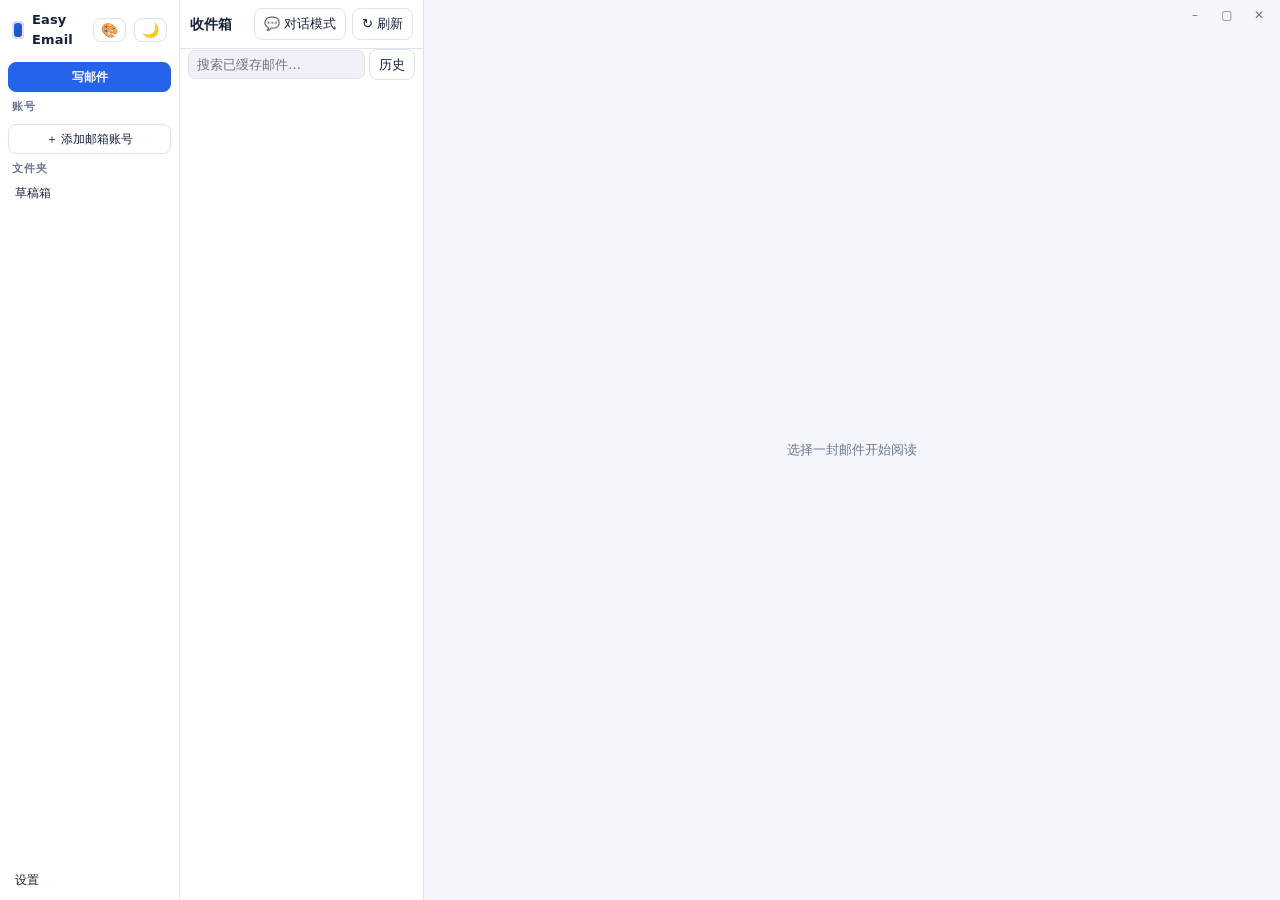
<file: src/index.html>
<!DOCTYPE html>
<html lang="zh-CN">
  <head>
    <meta charset="UTF-8" />
    <meta name="viewport" content="width=device-width, initial-scale=1.0" />
    <!--
      The shell's own CSP. Mail bodies never render in this document: they go into a sandboxed
      iframe with its own stricter policy (see app.js -> buildSandboxedDocument).

      `img-src` has to permit https/http even though this document never renders mail HTML. A
      document loaded via `srcdoc` *inherits* the embedding document's CSP, and the two policies
      intersect. The iframe's own meta policy is what actually gates remote images — `data: blob:`
      by default, plus `https: http:` only after the user opts in for one message — so leaving
      `img-src` narrow here does not add protection, it only makes that per-message opt-in
      impossible: the shell's `img-src 'self' data:` won the intersection and every remote image
      failed to load with `naturalWidth: 0` even after "显示图片" was clicked.
    -->
    <meta
      http-equiv="Content-Security-Policy"
      content="default-src 'self'; img-src 'self' data: blob: https: http:; style-src 'self' 'unsafe-inline'; script-src 'self'; connect-src 'self' ipc: http://ipc.localhost"
    />
    <title>Easy Email</title>
    <link rel="stylesheet" href="style.css" />
    <!-- Must be synchronous and in <head>: it stamps `data-theme` before the first paint. See the
         header comment in theme.js. -->
    <script src="theme.js"></script>
  </head>
  <body>
    <div id="app">
      <!-- ---------------------------------------------------------------- accounts + folders -->
      <aside id="sidebar">
        <!--
          Fixed head (`design/12` §16.4.4): the brand row and 写邮件 do not scroll. The compose button
          used to sit at the bottom of the scrolling column, so an account with twenty folders pushed
          the most-used button off screen — principle 3, "the primary action must not be carried away
          by the scroll".
        -->
        <div class="sidebar-head" data-tauri-drag-region>
          <div class="brand">
            <span class="brand-mark"></span>
            <span>Easy Email</span>
            <button id="btn-accent" class="btn ghost icon" title="主题色：默认蓝（点击切换）" aria-label="切换主题色">🎨</button>
            <button id="btn-theme" class="btn ghost icon" title="切换到深色模式" aria-label="切换主题">🌙</button>
          </div>
          <button id="btn-compose" class="btn primary block">写邮件</button>
        </div>

        <div class="sidebar-scroll">
        <div class="section">
          <div class="section-title">账号</div>
          <div id="account-list" class="account-list"></div>
          <button id="btn-add-account" class="btn ghost block">＋ 添加邮箱账号</button>
        </div>

        <div class="section grow">
          <div class="section-title">文件夹</div>
          <!--
            草稿箱 sits with the folders rather than in a 「本地」 group of its own: the user does not
            distinguish "local" from "on the server" (`design/12` §16.1 principle 2), and a separate
            heading for one row was a container with nothing to say. The server's `\Drafts` folder is
            hidden from this list (`folders` still syncs it — the mirror needs it), so the same draft
            cannot appear twice.
          -->
          <button id="btn-drafts" class="row" type="button">
            <span class="label">草稿箱</span>
            <span id="drafts-count" class="count"></span>
          </button>
          <div id="mailbox-list" class="mailbox-list"></div>
        </div>

        <!--
          One row, not four.

          These used to be four rows sitting open under a 设置 heading: 同步窗口 / 查看日志 / 存储与清理
          / 关于. That made the *least* used part of the window the tallest thing in the sidebar — the
          folder list, which is what the sidebar is for, got pushed down by settings nobody opened on
          purpose. A settings area is a place you go, not a list you read, so it is now one row that
          opens them (`openSettings`), and the whole area is behind that one click.

          The sync window stays on the row as its value, because it is the one of the four that says
          something about *now*: "今天额度已用完" is the answer to "why has nothing arrived", and hiding
          that behind a click would bring back the exact confusion the row was added for
          (`design/04` §5.7). The label is a state, not the setting.
        -->
        <div class="section">
          <button id="btn-settings" class="row" type="button" title="同步窗口、查看日志、存储与清理、关于">
            <span class="label">设置</span>
            <span id="sync-window-value" class="count"></span>
          </button>
        </div>

        <!--
          Searches the user asked to keep (`design/09` §1 goal 7, SRCH-05). A row runs the query;
          the ✕ beside it deletes it, and ✎ renames it — three actions that all need a click the user
          meant, which is why delete and rename are separate small buttons rather than a menu on the
          row itself. The "所有账号" label is what the row shows when it is global: without it, a
          global row appearing after an account switch looks like it followed the user, which is
          exactly the thing that makes people wonder whether their mail leaked between accounts.
          Hidden while empty (`design/12` §16.4.5): a heading over nothing is a container announcing
          what it could have held.
        -->
        <div id="saved-searches-section" class="section" hidden>
          <div class="section-title">保存的搜索</div>
          <div id="saved-searches" class="saved-searches"></div>
        </div>

        </div>
      </aside>

      <!-- ---------------------------------------------------------------- message list -->
      <main id="list-pane">
        <header class="pane-header" data-tauri-drag-region>
          <h1 id="mailbox-title">收件箱</h1>
          <div class="pane-actions">
            <!--
              One switch for the whole app, not one per conversation: the user asked for "选了一个模式就
              全是这个模式". It is a preference, so it is remembered across restarts, and the label says
              which mode is *active* rather than what clicking will do.
            -->
            <button id="btn-view-mode" class="btn ghost" title="切换阅读视图">💬 对话模式</button>
            <button id="btn-refresh" class="btn ghost" title="重新拉取">↻ 刷新</button>
          </div>
        </header>
        <!--
          「已发送」holds two different things, and mixing them in one list is how the two sources of
          truth (the cache and the queue) start disagreeing (`design/07` §14.5 D5). So the list head
          has a switch: `全部` reads only `cache.messages`, `待发` reads only `user.db`'s outbox.
          Never both in one list, never a row whose position depends on which source it came from.
        -->
        <div id="sent-tabs" class="sent-tabs" role="tablist" aria-label="已发送与待发" hidden>
          <button id="sent-tab-all" class="sent-tab active" role="tab" aria-selected="true" type="button">全部</button>
          <button id="sent-tab-pending" class="sent-tab" role="tab" aria-selected="false" type="button">
            待发<span id="sent-tab-pending-count" class="count"></span>
          </button>
        </div>
        <!--
          Says out loud that what is on screen came from the cache, not from the server, and why.
          Without it a stale inbox reads as an up-to-date one, which is the failure this whole cache
          exists to avoid (`design/20-v0.2-plan.md` V2-B). The wording comes from the backend's
          failure kind: "cannot reach the server" and "credential refused" need different remedies.
        -->
        <div id="sync-banner" class="sync-banner" hidden></div>
        <!--
          Search runs entirely against the local cache, so it keeps working offline and never waits
          on the server. The placeholder says so, because "no results" here can mean "not cached
          yet" rather than "not in your mailbox".
        -->
        <div class="search-bar">
          <input
            id="search-input"
            type="search"
            placeholder="搜索已缓存邮件…"
            autocomplete="off"
            spellcheck="false"
            title="多个词是 AND。可按字段限定：from: / to: / subject: / body: / filename:（附件名）。has:attachment 只找带附件的邮件。"
          />
          <button id="btn-search-clear" class="btn ghost" hidden title="退出搜索">✕</button>
          <!--
            Keeping the query in the box. Hidden until there is something to keep, because a "save"
            button next to an empty search box is a button that can only fail.
          -->
          <button
            id="btn-search-save"
            class="btn ghost"
            hidden
            title="把这个查询保存到侧栏，下次直接点"
          >
            保存
          </button>
          <!--
            What was just searched. A button rather than a focus popup: the panel appears when asked,
            because "I only want to change one word" should not begin with closing something.
          -->
          <button id="btn-search-history" class="btn ghost" title="最近搜过的查询">历史</button>
          <!--
            The dropdown itself. Hidden until the history button is pressed, and closed by anything
            that means "not this": another search, a click elsewhere, Escape. A panel that stays is a
            panel that ends up in a screenshot. It lives inside the bar so its absolute position is
            measured against the pane rather than the window.
          -->
          <div id="search-history" class="search-history" hidden></div>
        </div>
        <div id="search-status" class="search-status" hidden></div>
        <!--
          "Why does search not find that mail?" — asked here, answered here. The index is a second
          copy of the mail, and a row can leave it without anything failing, so nothing would ever
          say a word unless something asked. The repair is a button, not a background job: the
          rebuild clears the index first, so a search during it answers with less.
        -->
        <div id="index-health" class="index-health" hidden></div>
        <div id="message-list" class="message-list"></div>
        <div id="list-footer" class="list-footer" hidden>
          <button id="btn-load-more" class="btn ghost block">加载更多</button>
        </div>
      </main>

      <!-- ---------------------------------------------------------------- reader -->
      <section id="reader">
        <!--
          The window controls, where a Windows user reaches for them: the top-right corner. They float
          over the reading pane instead of sitting in a strip of their own, because a full-width strip
          costs a row of height on every screen just to hold three buttons (a real user's suggestion,
          M1a-67). The area to their left is the drag handle for the window — transparent, so nothing
          looks like a title bar, but an undecorated window has to be draggable from somewhere.
        -->
        <div id="reader-drag" data-tauri-drag-region></div>
        <div id="win-controls">
          <button id="win-min" class="winbtn" title="最小化" aria-label="最小化">&#x2013;</button>
          <button id="win-max" class="winbtn" title="最大化 / 还原" aria-label="最大化或还原">&#x25A2;</button>
          <button id="win-close" class="winbtn danger" title="关闭" aria-label="关闭">&#x2715;</button>
        </div>

        <div id="reader-placeholder" class="placeholder">
          <p>选择一封邮件开始阅读</p>
        </div>

        <article id="reader-body" hidden>
          <header class="reader-header">
            <h2 id="reader-subject"></h2>
            <div class="reader-meta">
              <div class="reader-from">
                <span id="reader-from-name"></span>
                <span id="reader-from-addr" class="muted"></span>
              </div>
              <time id="reader-date" class="muted"></time>
            </div>
            <div id="reader-to" class="reader-to muted"></div>
            <div class="reader-toolbar">
              <button id="btn-reply" class="btn ghost">回复</button>
              <button id="btn-forward" class="btn ghost">转发</button>
              <button id="btn-resend" class="btn ghost" title="把原信原样搬到写信界面，收件人和附件都带上">再次发送</button>
              <button id="btn-toggle-read" class="btn ghost">标为未读</button>
              <button id="btn-delete" class="btn danger">删除</button>
            </div>
          </header>

          <!--
            The body rendering surface. It is a single element that *moves*: in 单封 view it lives here,
            and in 对话 view it is mounted into the focused bubble. One surface rather than two means one
            sandboxed iframe on screen at a time — which is what keeps "显示图片" from leaking across a
            conversation, and what keeps a 20-message thread from being 20 copies of the renderer.
          -->
          <div id="body-surface">
            <div id="attachment-bar" class="attachment-bar" hidden></div>

            <div class="body-switch">
              <button id="tab-html" class="tab active">HTML</button>
              <button id="tab-text" class="tab">纯文本</button>
              <span class="remote-note">内嵌图片正常显示 · 远程图片默认拦截</span>
            </div>

            <div id="remote-image-bar" class="remote-image-bar" hidden>
              <span id="remote-image-text"></span>
              <button id="btn-show-remote" class="btn ghost">显示图片</button>
            </div>

            <!--
              Links (design/14 §5.3). The body never carries a followable `href` — the sanitiser keeps
              the target as `data-ee-href` — so this bar is how a link is opened at all. It shows the
              real host for every one of them, which is the part a click inside the frame could never
              tell the user.
            -->
            <div id="link-bar" class="link-bar" hidden></div>

            <iframe
              id="body-frame"
              class="body-frame"
              sandbox
              referrerpolicy="no-referrer"
            ></iframe>
            <pre id="body-text" class="body-text" hidden></pre>
          </div>
        </article>

        <!--
          对话模式 (design/08 §2/§5.2): the conversation as bubbles, oldest at the top, the user's own
          messages on the right. Exactly one bubble can be *expanded* and it holds the full body; every
          other bubble shows a text preview, and the whole conversation starts collapsed. That is what
          keeps the security boundary intact — see the note on `#body-surface`: there is one sandboxed
          renderer, so at most one message can be showing rendered HTML at a time.
        -->
        <div id="thread-view" hidden>
          <header class="thread-header">
            <h2 id="thread-subject"></h2>
            <div id="thread-meta" class="muted"></div>
            <div class="reader-toolbar">
              <button id="btn-thread-reply" class="btn ghost">回复</button>
              <button id="btn-thread-forward" class="btn ghost">转发</button>
              <button id="btn-thread-resend" class="btn ghost" title="把原信原样搬到写信界面，收件人和附件都带上">再次发送</button>
              <button id="btn-thread-toggle-read" class="btn ghost">标为未读</button>
              <button id="btn-thread-delete" class="btn danger">删除</button>
            </div>
          </header>
          <div id="thread-bubbles" class="thread-bubbles"></div>
          <!--
            Reply without leaving the conversation. Pinned below the bubbles rather than scrolling with
            them, because the moment you want it is the moment you have finished reading. It goes
            through the outbox like every other send, so the undo window applies here too.
          -->
          <div id="thread-reply" class="thread-reply">
            <textarea
              id="thread-reply-text"
              rows="3"
              placeholder="在这里直接回复这个会话…（Ctrl+Enter 发送）"
            ></textarea>
            <div class="thread-reply-foot">
              <span id="thread-reply-target" class="hint"></span>
              <button id="btn-thread-send" class="btn primary">发送</button>
            </div>
          </div>
        </div>
      </section>
    </div>

    <div id="modal-root" class="modal-root" hidden></div>
    <div id="toast-root" class="toast-root"></div>

    <!--
      Before app.js: it owns the payload shapes app.js sends (see the header of payload.js).

      All twelve are `defer`, which keeps their execution order (deferred scripts run in document order,
      before DOMContentLoaded) but lets the fetches overlap: a blocking `<script>` is only discovered when
      the parser reaches it, so over the embedded-asset protocol the twelve transfers serialize. Measured
      2026-10-20, eight launches each way in one session: the last asset lands 284 ms after the page origin
      instead of 439 ms, but the leg up to `boot` only moves 445 → 417 ms — the ~130 ms of *executing* these
      modules was already on the critical path, and overlapping their transfer does not remove it.
      theme.js stays synchronous in <head> — it must stamp `data-theme` before the first paint.
    -->
    <script defer src="window.js"></script>
    <script defer src="payload.js"></script>
    <script defer src="threads.js"></script>
    <script defer src="reply.js"></script>
    <script defer src="history.js"></script>
    <script defer src="first-paint.js"></script>
    <script defer src="saved-search.js"></script>
    <script defer src="storage.js"></script>
    <script defer src="vlist.js"></script>
    <script defer src="wizard.js"></script>
    <script defer src="app.js"></script>
  </body>
</html>
</file>
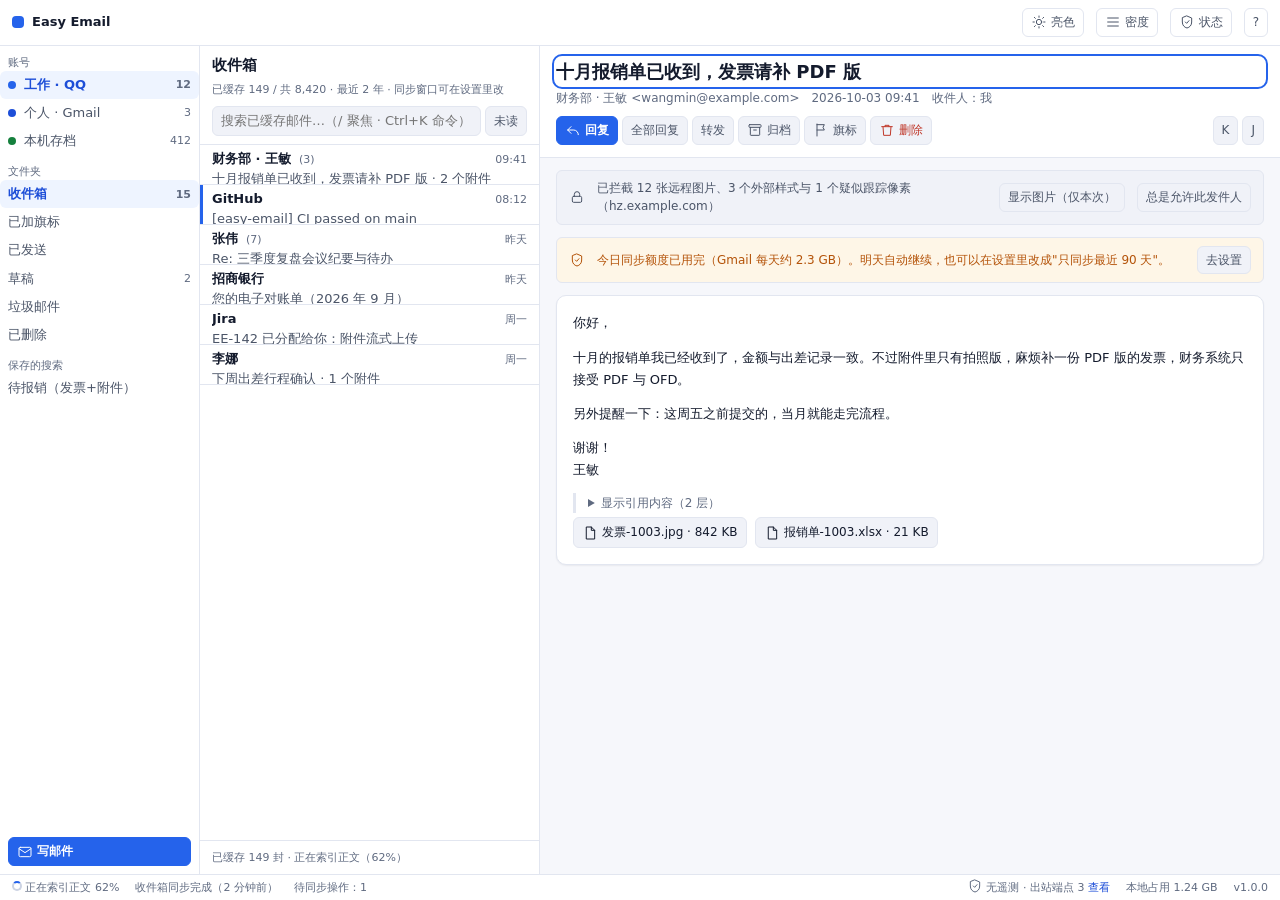
<file: design/12-ui-prototype/index.html>
<!DOCTYPE html>
<html lang="zh-CN" data-theme="light" data-density="comfortable">
<head>
<meta charset="UTF-8" />
<meta name="viewport" content="width=device-width, initial-scale=1.0" />
<title>Easy Email · 设计原型 v2</title>
<!--
  design/12-ui-design-system.md 的可点击原型 v2。纯静态、无依赖、双击打开。
  v2 相对 v1 的改动（来自独立评审的三条意见）：
   1) 把**差异点画进界面**：覆盖率与同步窗口、仅本地徽标、配额停摆提示、无遥测/出站端点入口、非正常状态（骨架/离线）。
   2) 让它**演示自己的交互模型**：顶栏主题与密度、可用的 J/K/Enter/E/R/#///?、真正会过滤的命令面板、
      Shift 范围选择 + Ctrl+A + aria-multiselectable、容器焦点 + aria-activedescendant + setsize/posinset。
   3) **令牌保真**：全部用 --sp-*/--dur-*/--radius-* 等变量，无硬编码 hex（SVG 用 currentColor），
      补 prefers-reduced-motion，emoji 换成自绘 SVG，暗色主按钮用 --on-brand 修对比度。
  参数：?theme=dark / ?density=compact / ?state=skeleton|offline 可直接看变体。
-->
<style>
:root{
  --brand-600:#2563eb; --brand-700:#1d4ed8; --brand-050:#eef4ff; --on-brand:#fff;
  --danger-600:#c0392b; --danger-050:#fdecea; --success-600:#15803d; --warning-600:#b45309; --warning-050:#fef6e7;
  --bg:#f6f7fb; --surface:#fff; --surface-2:#f0f2f8; --surface-3:#e8ebf4;
  --border:#e2e6f0; --border-strong:#ccd3e3;
  --text:#141b2d; --text-2:#4b5568; --text-3:#5f6a80;
  --shadow-1:0 1px 2px rgba(16,24,40,.06); --shadow-2:0 6px 20px rgba(16,24,40,.10);
  --radius-sm:6px; --radius:10px; --radius-lg:14px; --radius-pill:999px;
  --sp-1:4px; --sp-2:8px; --sp-3:12px; --sp-4:16px; --sp-5:20px; --sp-6:24px;
  --font:"Segoe UI Variable Text","Segoe UI","Microsoft YaHei UI",system-ui,sans-serif;
  --fs-xs:11px; --fs-sm:12px; --fs-md:13px; --fs-lg:15px; --fs-xl:18px;
  --lh-tight:1.35; --lh-normal:1.55; --lh-read:1.7;
  --dur-fast:90ms; --dur:140ms; --ease:cubic-bezier(.2,.7,.3,1);
  --row-h:40px; --nav-w:200px; --list-w:340px;
  color-scheme:light;
}
:root[data-theme='dark']{
  --brand-600:#6ea8ff; --brand-700:#8bb9ff; --brand-050:#16233b; --on-brand:#0f131b;
  --danger-600:#ff8071; --danger-050:#3a2320; --success-600:#4ade80; --warning-600:#fbbf24; --warning-050:#3a2f1a;
  --bg:#0f131b; --surface:#161b25; --surface-2:#1d2431; --surface-3:#242c3b;
  --border:#2a3342; --border-strong:#3a4759;
  --text:#e8ecf4; --text-2:#a9b3c6; --text-3:#8b96a8;
  --shadow-1:0 1px 2px rgba(0,0,0,.35); --shadow-2:0 8px 24px rgba(0,0,0,.45);
  color-scheme:dark;
}
:root[data-density='compact']{ --row-h:34px; }
@media (prefers-reduced-motion: reduce){ :root{ --dur-fast:0ms; --dur:0ms; } }
*{box-sizing:border-box}
html,body{height:100%;margin:0}
body{font-family:var(--font);font-size:var(--fs-md);line-height:var(--lh-normal);color:var(--text);
     background:var(--bg);-webkit-font-smoothing:antialiased;overflow:hidden}
button{font:inherit;color:inherit;background:none;border:0;cursor:pointer}
:focus-visible{outline:2px solid var(--brand-600);outline-offset:2px;border-radius:var(--radius-sm)}
.icon{width:16px;height:16px;flex:none;stroke:currentColor;fill:none;stroke-width:1.5;
      stroke-linecap:round;stroke-linejoin:round}
.app{display:grid;grid-template-rows:auto 1fr auto;height:100vh}
.mid{display:grid;grid-template-columns:var(--nav-w) var(--list-w) 1fr;min-height:0}
@media (max-width:1180px){ .mid{grid-template-columns:56px var(--list-w) 1fr} .nav-label{display:none} }

/* ── 顶栏（评审：主题/密度按钮要有位置；差异点也要有位置） ── */
.topbar{display:flex;align-items:center;gap:var(--sp-3);padding:var(--sp-2) var(--sp-3);
        background:var(--surface);border-bottom:1px solid var(--border)}
.brand{display:flex;align-items:center;gap:var(--sp-2);font-weight:600}
.brand .mark{width:12px;height:12px;border-radius:4px;background:var(--brand-600)}
.topbar .spacer{flex:1}
.tbtn{display:flex;align-items:center;gap:var(--sp-1);padding:var(--sp-1) var(--sp-2);
      border:1px solid var(--border);border-radius:var(--radius-sm);color:var(--text-2);font-size:var(--fs-sm)}
.tbtn:hover{border-color:var(--border-strong);color:var(--text)}
.badge-local{font-size:var(--fs-xs);padding:0 var(--sp-1);border-radius:var(--radius-sm);
             background:var(--warning-050);color:var(--warning-600);border:1px solid var(--border)}

/* ── 导航 ── */
.nav{background:var(--surface);border-right:1px solid var(--border);display:flex;flex-direction:column;min-width:0;overflow:auto}
.nav-sec{padding:var(--sp-2) var(--sp-2) 0;color:var(--text-3);font-size:var(--fs-xs)}
.nav-item{display:flex;align-items:center;gap:var(--sp-2);width:100%;padding:var(--sp-1) var(--sp-2);
          border-radius:var(--radius-sm);text-align:left;color:var(--text-2)}
.nav-item:hover{background:var(--surface-2)}
.nav-item.active{background:var(--brand-050);color:var(--brand-700);font-weight:600}
.nav-item .cnt{margin-left:auto;font-size:var(--fs-xs);color:var(--text-3)}
.swatch{width:8px;height:8px;border-radius:50%;flex:none}
.nav-foot{margin-top:auto;padding:var(--sp-2)}

/* ── 列表 ── */
.list{background:var(--surface);border-right:1px solid var(--border);display:flex;flex-direction:column;min-width:0}
.list-head{padding:var(--sp-2) var(--sp-3);border-bottom:1px solid var(--border)}
.list-head h1{margin:0;font-size:var(--fs-lg);font-weight:650}
.coverage{margin-top:var(--sp-1);font-size:var(--fs-xs);color:var(--text-3)}
.searchbar{display:flex;gap:var(--sp-1);margin-top:var(--sp-2)}
.searchbar input{flex:1;min-width:0;padding:var(--sp-1) var(--sp-2);border:1px solid var(--border);
                 border-radius:var(--radius-sm);background:var(--surface-2);color:var(--text);font:inherit}
.rows{flex:1;overflow:auto;min-height:0}
.row{display:block;width:100%;text-align:left;padding:var(--sp-1) var(--sp-3);border-bottom:1px solid var(--border);
     height:var(--row-h);overflow:hidden;position:relative}
.row:hover{background:var(--surface-2)}
.row.sel{background:var(--brand-050)}
.row.unread{box-shadow:inset 3px 0 0 var(--brand-600)}
.row-top{display:flex;gap:var(--sp-2);align-items:baseline}
.who{font-weight:600;white-space:nowrap;overflow:hidden;text-overflow:ellipsis;max-width:58%}
.count{font-size:var(--fs-xs);color:var(--text-3)}
.when{margin-left:auto;font-size:var(--fs-xs);color:var(--text-3);white-space:nowrap}
.subj{color:var(--text-2);white-space:nowrap;overflow:hidden;text-overflow:ellipsis}
.bulk{display:none;align-items:center;gap:var(--sp-2);padding:var(--sp-2) var(--sp-3);
      background:var(--brand-050);color:var(--brand-700);border-bottom:1px solid var(--border);font-size:var(--fs-sm)}
.bulk.on{display:flex}
.list-foot{padding:var(--sp-2) var(--sp-3);border-top:1px solid var(--border);color:var(--text-3);font-size:var(--fs-xs)}

/* ── 阅读 ── */
.reader{display:flex;flex-direction:column;min-width:0;background:var(--bg);overflow:auto}
.reader-head{padding:var(--sp-3) var(--sp-4);border-bottom:1px solid var(--border);background:var(--surface)}
.reader-head h2{margin:0 0 var(--sp-1);font-size:var(--fs-xl);font-weight:650}
.meta{display:flex;gap:var(--sp-3);flex-wrap:wrap;color:var(--text-3);font-size:var(--fs-sm)}
.toolbar{display:flex;gap:var(--sp-1);margin-top:var(--sp-2);flex-wrap:wrap;align-items:center}
.btn{display:inline-flex;align-items:center;gap:var(--sp-1);padding:var(--sp-1) var(--sp-2);
     border-radius:var(--radius-sm);border:1px solid var(--border);background:var(--surface-2);color:var(--text-2);font-size:var(--fs-sm)}
.btn:hover{border-color:var(--border-strong);color:var(--text)}
.btn.primary{background:var(--brand-600);border-color:var(--brand-600);color:var(--on-brand);font-weight:600}
.btn.danger{color:var(--danger-600)}
.notice{margin:var(--sp-3) var(--sp-4) 0;padding:var(--sp-2) var(--sp-3);border:1px solid var(--border);
        border-radius:var(--radius-sm);background:var(--surface-2);color:var(--text-2);font-size:var(--fs-sm);
        display:flex;gap:var(--sp-3);align-items:center}
.notice.warn{background:var(--warning-050);border-color:var(--border);color:var(--warning-600)}
.notice .grow{flex:1}
.body{margin:var(--sp-3) var(--sp-4) var(--sp-5);padding:var(--sp-4);background:var(--surface);
      border:1px solid var(--border);border-radius:var(--radius);max-width:720px;line-height:var(--lh-read);box-shadow:var(--shadow-1)}
.body p{margin:0 0 var(--sp-3)}
.quote{margin-top:var(--sp-3);padding-left:var(--sp-3);border-left:3px solid var(--border);color:var(--text-3)}
.quote summary{cursor:pointer;font-size:var(--fs-sm)}
.chip{display:inline-flex;align-items:center;gap:var(--sp-1);margin:var(--sp-1) var(--sp-2) 0 0;
      padding:var(--sp-1) var(--sp-2);border:1px solid var(--border);border-radius:var(--radius-sm);
      background:var(--surface-2);font-size:var(--fs-sm)}

/* ── 状态栏（跨整窗，v1 里错放在阅读栏内） ── */
.status{display:flex;align-items:center;gap:var(--sp-4);padding:0 var(--sp-3);height:26px;
        border-top:1px solid var(--border);background:var(--surface);color:var(--text-3);font-size:var(--fs-xs)}
.status .spin{width:10px;height:10px;border:2px solid var(--border-strong);border-top-color:var(--brand-600);
              border-radius:50%;display:inline-block;animation:sp 900ms linear infinite}
@keyframes sp{to{transform:rotate(360deg)}}
.status a{color:var(--brand-700);text-decoration:none}

/* ── 骨架 / 离线的演示 ── */
.skeleton .row{height:var(--row-h)}
.sk{height:10px;border-radius:var(--radius-sm);background:var(--surface-3);margin:var(--sp-1) 0}
.sk.w40{width:40%} .sk.w70{width:70%}

/* ── 命令面板 / 快捷键总览 ── */
.overlay{position:fixed;inset:0;background:rgba(10,14,22,.35);display:none;align-items:flex-start;
         justify-content:center;padding-top:10vh}
.overlay.on{display:flex}
.panel{width:min(620px,92vw);background:var(--surface);border:1px solid var(--border);
       border-radius:var(--radius-lg);box-shadow:var(--shadow-2);overflow:hidden}
.panel input{width:100%;padding:var(--sp-3) var(--sp-4);border:0;border-bottom:1px solid var(--border);
             background:transparent;color:var(--text);font-size:var(--fs-lg);outline:none}
.panel ul{list-style:none;margin:0;padding:var(--sp-1);max-height:46vh;overflow:auto}
.panel li{display:flex;gap:var(--sp-2);align-items:center;padding:var(--sp-2);border-radius:var(--radius-sm);color:var(--text-2)}
.panel li[aria-selected="true"]{background:var(--brand-050);color:var(--brand-700)}
.panel .kind{margin-left:auto;font-size:var(--fs-xs);color:var(--text-3)}
.panel .empty{padding:var(--sp-4);color:var(--text-3)}
</style>
</head>
<body>
<!-- 图标精灵（评审：不要用 emoji；统一 1.5px 线宽、currentColor） -->
<svg style="display:none" aria-hidden="true">
  <symbol id="i-mail" viewBox="0 0 24 24"><rect x="3" y="5" width="18" height="14" rx="2"/><path d="M3 7l9 6 9-6"/></symbol>
  <symbol id="i-reply" viewBox="0 0 24 24"><path d="M9 7L4 12l5 5"/><path d="M4 12h9a7 7 0 017 7"/></symbol>
  <symbol id="i-archive" viewBox="0 0 24 24"><rect x="3" y="4" width="18" height="4" rx="1"/><path d="M5 8v11a1 1 0 001 1h12a1 1 0 001-1V8"/><path d="M10 12h4"/></symbol>
  <symbol id="i-trash" viewBox="0 0 24 24"><path d="M4 7h16"/><path d="M9 7V5h6v2"/><path d="M6 7l1 13h10l1-13"/></symbol>
  <symbol id="i-flag" viewBox="0 0 24 24"><path d="M6 3v18"/><path d="M6 4h11l-2 4 2 4H6"/></symbol>
  <symbol id="i-sun" viewBox="0 0 24 24"><circle cx="12" cy="12" r="4"/><path d="M12 3v2M12 19v2M3 12h2M19 12h2M5 5l1.5 1.5M17.5 17.5L19 19M19 5l-1.5 1.5M6.5 17.5L5 19"/></symbol>
  <symbol id="i-rows" viewBox="0 0 24 24"><path d="M4 6h16M4 12h16M4 18h16"/></symbol>
  <symbol id="i-lock" viewBox="0 0 24 24"><rect x="5" y="11" width="14" height="9" rx="2"/><path d="M8 11V8a4 4 0 018 0v3"/></symbol>
  <symbol id="i-file" viewBox="0 0 24 24"><path d="M7 3h7l5 5v13H7z"/><path d="M14 3v5h5"/></symbol>
  <symbol id="i-shield" viewBox="0 0 24 24"><path d="M12 3l7 3v6c0 5-3 8-7 9-4-1-7-4-7-9V6z"/><path d="M9.5 12l2 2 3.5-4"/></symbol>
</svg>

<div class="app" id="app">
  <!-- 顶栏 -->
  <header class="topbar">
    <span class="brand"><span class="mark"></span>Easy Email</span>
    <span class="badge-local" id="badge-local" hidden>本机存档 · 仅本地</span>
    <span class="spacer"></span>
    <button class="tbtn" id="btn-theme" title="切换主题（T）"><svg class="icon"><use href="#i-sun"/></svg><span>主题</span></button>
    <button class="tbtn" id="btn-density" title="切换密度（D）"><svg class="icon"><use href="#i-rows"/></svg><span>密度</span></button>
    <button class="tbtn" id="btn-state" title="演示：正常 / 骨架 / 离线"><svg class="icon"><use href="#i-shield"/></svg><span>状态</span></button>
    <button class="tbtn" id="btn-help" title="快捷键（?）">?</button>
  </header>

  <div class="mid">
    <!-- 导航 -->
    <nav class="nav" aria-label="导航">
      <div class="nav-sec">账号</div>
      <button class="nav-item active" data-account="qq">
        <span class="swatch" style="background:var(--brand-600)"></span><span class="nav-label">工作 · QQ</span><span class="cnt">12</span></button>
      <button class="nav-item" data-account="gmail">
        <span class="swatch" style="background:var(--brand-700)"></span><span class="nav-label">个人 · Gmail</span><span class="cnt">3</span></button>
      <button class="nav-item" data-account="local">
        <span class="swatch" style="background:var(--success-600)"></span><span class="nav-label">本机存档</span><span class="cnt">412</span></button>
      <div class="nav-sec">文件夹</div>
      <button class="nav-item active"><span class="nav-label">收件箱</span><span class="cnt">15</span></button>
      <button class="nav-item"><span class="nav-label">已加旗标</span></button>
      <button class="nav-item"><span class="nav-label">已发送</span></button>
      <button class="nav-item"><span class="nav-label">草稿</span><span class="cnt">2</span></button>
      <button class="nav-item"><span class="nav-label">垃圾邮件</span></button>
      <button class="nav-item"><span class="nav-label">已删除</span></button>
      <div class="nav-sec">保存的搜索</div>
      <button class="nav-item"><span class="nav-label">待报销（发票+附件）</span></button>
      <div class="nav-foot"><button class="btn primary" style="width:100%" id="btn-compose"><svg class="icon"><use href="#i-mail"/></svg>写邮件</button></div>
    </nav>

    <!-- 列表 -->
    <section class="list" aria-label="邮件列表">
      <div class="list-head">
        <h1>收件箱</h1>
        <!-- 评审：差异点之一 —— 覆盖率与同步窗口要看得见 -->
        <div class="coverage" id="coverage">已缓存 149 / 共 8,420 · 最近 2 年 · 同步窗口可在设置里改</div>
        <div class="searchbar">
          <input id="q" placeholder="搜索已缓存邮件…（/ 聚焦 · Ctrl+K 命令）" aria-label="搜索" />
          <button class="btn" id="btn-filter">未读</button>
        </div>
      </div>
      <div class="bulk" id="bulk" role="status">
        <strong id="bulk-count">已选 0 封</strong><span class="spacer" style="flex:1"></span>
        <button class="btn" data-bulk="archive"><svg class="icon"><use href="#i-archive"/></svg>归档</button>
        <button class="btn" data-bulk="flag"><svg class="icon"><use href="#i-flag"/></svg>旗标</button>
        <button class="btn danger" data-bulk="trash"><svg class="icon"><use href="#i-trash"/></svg>删除</button>
      </div>
      <!-- 容器持有焦点：评审要求的 aria-activedescendant 模型 -->
      <div class="rows" id="rows" role="listbox" tabindex="0" aria-label="会话列表" aria-activedescendant="row-0"></div>
      <div class="list-foot" id="list-foot">已缓存 149 封 · 正在索引正文（62%）</div>
    </section>

    <!-- 阅读 -->
    <section class="reader" aria-label="阅读">
      <div class="reader-head">
        <h2 id="subj" tabindex="-1">十月报销单已收到，发票请补 PDF 版</h2>
        <div class="meta">
          <span id="from">财务部 · 王敏 &lt;wangmin@example.com&gt;</span>
          <span id="when">2026-10-03 09:41</span>
          <span>收件人：我</span>
        </div>
        <div class="toolbar">
          <button class="btn primary" data-act="reply"><svg class="icon"><use href="#i-reply"/></svg>回复</button>
          <button class="btn" data-act="replyall">全部回复</button>
          <button class="btn" data-act="forward">转发</button>
          <button class="btn" data-act="archive"><svg class="icon"><use href="#i-archive"/></svg>归档</button>
          <button class="btn" data-act="flag"><svg class="icon"><use href="#i-flag"/></svg>旗标</button>
          <button class="btn danger" data-act="trash"><svg class="icon"><use href="#i-trash"/></svg>删除</button>
          <span style="flex:1"></span>
          <button class="btn" data-act="prev" title="上一封（K）">K</button>
          <button class="btn" data-act="next" title="下一封（J）">J</button>
        </div>
      </div>
      <div class="notice" id="remote-note">
        <svg class="icon"><use href="#i-lock"/></svg>
        <span class="grow" id="remote-text">已拦截 12 张远程图片、3 个外部样式与 1 个疑似跟踪像素（hz.example.com）</span>
        <button class="btn" id="btn-allow-once">显示图片（仅本次）</button>
        <button class="btn" id="btn-allow-sender">总是允许此发件人</button>
      </div>
      <div class="notice warn" id="quota-note" hidden>
        <svg class="icon"><use href="#i-shield"/></svg>
        <span class="grow">今日同步额度已用完（Gmail 每天约 2.3 GB）。明天自动继续，也可以在设置里改成"只同步最近 90 天"。</span>
        <button class="btn">去设置</button>
      </div>
      <div class="body" id="body"></div>
    </section>
  </div>

  <!-- 状态栏：跨整窗；把"差异点"（无遥测/端点透明）放这里 -->
  <footer class="status">
    <span id="st-sync"><span class="spin"></span> 正在索引正文 62%</span>
    <span id="st-net">收件箱同步完成（2 分钟前）</span>
    <span id="st-queue">待同步操作：1</span>
    <span style="flex:1"></span>
    <span id="st-privacy"><svg class="icon" style="vertical-align:-3px"><use href="#i-shield"/></svg>
      无遥测 · 出站端点 3 <a href="#" id="link-endpoints">查看</a></span>
    <span>本地占用 1.24 GB</span>
    <span>v1.0.0</span>
  </footer>
</div>

<!-- 命令面板 -->
<div class="overlay" id="palette" role="dialog" aria-modal="true" aria-label="命令面板">
  <div class="panel">
    <input id="pq" placeholder="输入命令或搜索：写邮件 / 标记已读 / from:王敏 发票 …" aria-controls="plist" />
    <ul id="plist" role="listbox" aria-label="命令与结果"></ul>
  </div>
</div>

<!-- 快捷键总览 -->
<div class="overlay" id="help" role="dialog" aria-modal="true" aria-label="快捷键">
  <div class="panel">
    <input value="快捷键（Esc 关闭）" readonly aria-label="标题" />
    <ul>
      <li>J / K<span class="kind">下一封 / 上一封</span></li>
      <li>Enter / O<span class="kind">打开</span></li>
      <li>E<span class="kind">归档</span></li>
      <li>R / A / F<span class="kind">回复 / 全部回复 / 转发</span></li>
      <li># / S<span class="kind">删除 / 旗标</span></li>
      <li>/ <span class="kind">搜索</span></li>
      <li>Ctrl+K<span class="kind">命令面板</span></li>
      <li>Ctrl+A / Shift+点击 / Ctrl+点击<span class="kind">多选</span></li>
      <li>T / D<span class="kind">主题 / 密度</span></li>
      <li>?<span class="kind">本页</span></li>
    </ul>
  </div>
</div>

<script>
/* ── 数据（每封有自己的正文，避免 v1 里"标题换了正文没换"的误导） ── */
const MESSAGES = [
  { who:'财务部 · 王敏', count:3, when:'09:41', subj:'十月报销单已收到，发票请补 PDF 版', att:2, unread:true,
    from:'财务部 · 王敏 <wangmin@example.com>', date:'2026-10-03 09:41',
    body:'<p>你好，</p><p>十月的报销单我已经收到了，金额与出差记录一致。不过附件里只有拍照版，麻烦补一份 PDF 版的发票，财务系统只接受 PDF 与 OFD。</p><p>另外提醒一下：这周五之前提交的，当月就能走完流程。</p><p>谢谢！<br>王敏</p>' },
  { who:'GitHub', when:'08:12', subj:'[easy-email] CI passed on main', unread:true,
    from:'GitHub <noreply@github.com>', date:'2026-10-03 08:12',
    body:'<p>All checks passed on <code>main</code>.</p><p>• 116 tests passed<br>• clippy: no warnings<br>• PE subsystem: 2</p>' },
  { who:'张伟', count:7, when:'昨天', subj:'Re: 三季度复盘会议纪要与待办',
    from:'张伟 <zhangwei@example.com>', date:'2026-10-02 17:05',
    body:'<p>纪要我改了两处：把"附件流式上传"挪到 Q4，另外补上了风控那边的依赖。</p><p>你看还有没有要加的？</p>' },
  { who:'招商银行', when:'昨天', subj:'您的电子对账单（2026 年 9 月）',
    from:'招商银行 <no-reply@cmbchina.com>', date:'2026-10-02 09:00',
    body:'<p>您 2026 年 9 月的电子对账单已生成。</p><p>本邮件由系统发出，请勿直接回复。</p>' },
  { who:'Jira', when:'周一', subj:'EE-142 已分配给你：附件流式上传',
    from:'Jira <jira@example.com>', date:'2026-09-30 11:20',
    body:'<p><strong>EE-142</strong> 附件流式上传 · 优先级 高</p><p>验收：24 MB 附件峰值内存 ≤ 3× 已编码邮件。</p>' },
  { who:'李娜', when:'周一', subj:'下周出差行程确认', att:1,
    from:'李娜 <lina@example.com>', date:'2026-09-30 09:05',
    body:'<p>下周的行程我按你上次说的订了，周二去、周四回。</p><p>行程单见附件。</p>' }
];
const QUOTE = '<details class="quote"><summary>显示引用内容（2 层）</summary>' +
  '<p>—— 原始邮件 ——<br>发件人：我<br>时间：2026-10-02 18:20<br>主题：十月报销单</p>' +
  '<p>附件是我十月的差旅发票（拍照版），请查收。</p></details>';
const ATTACH = '<div><span class="chip"><svg class="icon"><use href="#i-file"/></svg>发票-1003.jpg · 842 KB</span>' +
  '<span class="chip"><svg class="icon"><use href="#i-file"/></svg>报销单-1003.xlsx · 21 KB</span></div>';

const COMMANDS = [
  { icon:'i-mail', label:'写邮件', kind:'动作' },
  { icon:'i-archive', label:'归档当前会话', kind:'动作' },
  { icon:'i-trash', label:'删除当前会话', kind:'动作' },
  { icon:'i-flag', label:'加旗标', kind:'动作' },
  { icon:'i-rows', label:'打开收件箱', kind:'跳转' },
  { icon:'i-shield', label:'同步与存储设置', kind:'设置' },
  { icon:'i-lock', label:'隐私与出站端点', kind:'设置' }
];

/* ── 状态 ── */
const params = new URLSearchParams(location.search);
const root = document.documentElement;
const state = {
  theme: params.get('theme') || 'light',
  density: params.get('density') || 'comfortable',
  view: params.get('state') || 'normal',      // normal | skeleton | offline
  active: 0,                                  // aria-activedescendant 指向的行
  selected: new Set(), anchor: null,
  multi: false
};
root.dataset.theme = state.theme; root.dataset.density = state.density;

/* ── 列表渲染（虚拟列表语义：容器持焦 + activedescendant + setsize/posinset） ── */
const rowsEl = document.getElementById('rows');
function renderRows() {
  if (state.view === 'skeleton') {
    rowsEl.innerHTML = Array.from({ length: 8 }, () => '<div class="row" aria-hidden="true">' +
      '<div class="sk w40"></div><div class="sk w70"></div></div>').join('');
    document.getElementById('list-foot').textContent = '正在收取邮件…';
    document.getElementById('st-sync').innerHTML = '<span class="spin"></span> 正在同步（阶段 A：最新 200 封）';
    return;
  }
  rowsEl.innerHTML = MESSAGES.map((m, i) => {
    const sel = state.selected.has(i) ? ' sel' : '';
    const unread = m.unread ? ' unread' : '';
    const current = i === state.active ? 'true' : 'false';
    return '<button class="row' + sel + unread + '" id="row-' + i + '" role="option" tabindex="-1" ' +
      'aria-selected="' + current + '" aria-setsize="' + MESSAGES.length + '" aria-posinset="' + (i + 1) + '" ' +
      'aria-label="' + m.who + (m.unread ? '，未读' : '') + '，' + m.subj + '">' +
      '<div class="row-top"><span class="who">' + m.who + '</span>' +
      (m.count ? '<span class="count">(' + m.count + ')</span>' : '') +
      '<span class="when">' + m.when + '</span></div>' +
      '<div class="subj">' + m.subj + (m.att ? ' · ' + m.att + ' 个附件' : '') + '</div></button>';
  }).join('');
  rowsEl.setAttribute('aria-activedescendant', 'row-' + state.active);
  document.getElementById('list-foot').textContent = state.view === 'offline'
    ? '离线：显示本地缓存（149 封）· 恢复后自动补发与补齐'
    : '已缓存 149 封 · 正在索引正文（62%）';
}

/* ── 阅读 ── */
function openMessage(i) {
  const m = MESSAGES[i]; if (!m) return;
  state.active = i; m.unread = false;
  document.getElementById('subj').textContent = m.subj;
  document.getElementById('from').textContent = m.from;
  document.getElementById('when').textContent = m.date;
  document.getElementById('body').innerHTML = m.body + QUOTE + (m.att ? ATTACH : '');
  document.getElementById('remote-note').hidden = false;
  renderRows();
  document.getElementById('subj').focus();
}

/* ── 多选 ── */
function updateBulk() {
  const bulk = document.getElementById('bulk');
  bulk.classList.toggle('on', state.selected.size > 0);
  document.getElementById('bulk-count').textContent = '已选 ' + state.selected.size + ' 封';
  rowsEl.setAttribute('aria-multiselectable', state.selected.size > 0 ? 'true' : 'false');
}
rowsEl.addEventListener('click', (e) => {
  const row = e.target.closest('.row'); if (!row) return;
  const i = Number(row.id.slice(4));
  if (e.ctrlKey || e.metaKey) {
    state.selected.has(i) ? state.selected.delete(i) : state.selected.add(i);
    state.anchor = i; state.multi = true; updateBulk(); renderRows(); rowsEl.focus();
  } else if (e.shiftKey && state.anchor !== null) {
    const [a, b] = [state.anchor, i].sort((x, y) => x - y);
    for (let k = a; k <= b; k++) state.selected.add(k);
    state.multi = true; updateBulk(); renderRows();
  } else {
    state.selected.clear(); state.multi = false; state.anchor = i; updateBulk(); openMessage(i);
  }
});

/* ── 键盘（评审：让原型演示自己的交互模型） ── */
addEventListener('keydown', (e) => {
  const typing = ['INPUT', 'TEXTAREA'].includes(document.activeElement.tagName);
  if ((e.ctrlKey || e.metaKey) && e.key.toLowerCase() === 'k') { e.preventDefault(); openPalette(); return; }
  if (e.key === 'Escape') { closeOverlays(); return; }
  if (typing) return;
  switch (e.key) {
    case 'j': move(1); break;
    case 'k': move(-1); break;
    case 'Enter': case 'o': openMessage(state.active); break;
    case 'e': act('archive'); break;
    case '#': act('trash'); break;
    case 's': act('flag'); break;
    case 'r': act('reply'); break;
    case '/': e.preventDefault(); document.getElementById('q').focus(); break;
    case '?': openHelp(); break;
    case 't': toggleTheme(); break;
    case 'd': toggleDensity(); break;
    case 'a': if (e.ctrlKey || e.metaKey) { e.preventDefault(); MESSAGES.forEach((_, i) => state.selected.add(i)); updateBulk(); renderRows(); } break;
    default: break;
  }
});
function move(delta) {
  state.active = Math.max(0, Math.min(MESSAGES.length - 1, state.active + delta));
  renderRows();
  document.getElementById('row-' + state.active).scrollIntoView({ block: 'nearest' });
}
function act(name) {
  const m = MESSAGES[state.active];
  const label = { archive:'归档', trash:'删除', flag:'加旗标', reply:'回复', replyall:'全部回复', forward:'转发', prev:'', next:'' }[name];
  if (name === 'prev') return move(-1);
  if (name === 'next') return move(1);
  document.getElementById('st-queue').textContent = '待同步操作：2（' + label + '：' + (m ? m.subj.slice(0, 12) : '') + '…）';
}
document.querySelectorAll('.nav-item[data-account]').forEach((b) => b.addEventListener('click', () => {
  document.querySelectorAll('.nav-item[data-account]').forEach((x) => x.classList.remove('active'));
  b.classList.add('active');
  const local = b.dataset.account === 'local';
  const badge = document.getElementById('badge-local');
  badge.hidden = !local;
  badge.textContent = '本机存档 · 仅本地（不可再生，删除需确认）';
  document.getElementById('coverage').textContent = local
    ? '本机存档 412 封 · 不上传、不参与配额清理'
    : '已缓存 149 / 共 8,420 · 最近 2 年 · 同步窗口可在设置里改';
}));
document.querySelectorAll('[data-act]').forEach((b) => b.addEventListener('click', () => act(b.dataset.act)));
document.querySelectorAll('[data-bulk]').forEach((b) => b.addEventListener('click', () => {
  act(b.dataset.bulk); state.selected.clear(); updateBulk(); renderRows();
}));

/* ── 顶栏 ── */
function toggleTheme() {
  state.theme = state.theme === 'dark' ? 'light' : 'dark';
  root.dataset.theme = state.theme;
  document.querySelector('#btn-theme span').textContent = state.theme === 'dark' ? '暗色' : '亮色';
}
function toggleDensity() {
  state.density = state.density === 'compact' ? 'comfortable' : 'compact';
  root.dataset.density = state.density;
}
function cycleView() {
  state.view = state.view === 'normal' ? 'skeleton' : state.view === 'skeleton' ? 'offline' : 'normal';
  document.getElementById('app').classList.toggle('skeleton', state.view === 'skeleton');
  document.getElementById('quota-note').hidden = state.view !== 'offline';
  document.getElementById('st-net').textContent = state.view === 'offline' ? '离线（显示本地缓存）' : '收件箱同步完成（2 分钟前）';
  renderRows();
}
document.getElementById('btn-theme').addEventListener('click', toggleTheme);
document.getElementById('btn-density').addEventListener('click', toggleDensity);
document.getElementById('btn-state').addEventListener('click', cycleView);
document.getElementById('btn-help').addEventListener('click', openHelp);
document.getElementById('btn-compose').addEventListener('click', () => act('reply'));
document.getElementById('btn-allow-once').addEventListener('click', (e) => e.target.closest('.notice').hidden = true);
document.getElementById('btn-allow-sender').addEventListener('click', () => {
  document.getElementById('remote-text').textContent = '已加入白名单（仅对通过 DKIM/DMARC 的邮件生效，可在设置里撤销）';
});

/* ── 命令面板（评审：v1 的 filter() 只重选第 0 项，打字看不出变化） ── */
const paletteEl = document.getElementById('palette');
const plistEl = document.getElementById('plist');
let pIndex = 0;
function openPalette() { paletteEl.classList.add('on'); const q = document.getElementById('pq'); q.value = ''; renderPalette(''); q.focus(); }
function renderPalette(q) {
  const needle = q.trim().toLowerCase();
  const items = COMMANDS.filter((c) => !needle || c.label.toLowerCase().includes(needle));
  const extra = needle ? [{ icon:'i-mail', label:'搜索「' + q.trim() + '」', kind:'搜索' }] : [];
  const all = extra.concat(items);
  pIndex = Math.min(pIndex, Math.max(0, all.length - 1));
  plistEl.innerHTML = all.length
    ? all.map((c, i) => '<li role="option" aria-selected="' + (i === pIndex) + '">' +
        '<svg class="icon"><use href="#' + c.icon + '"/></svg>' + c.label +
        '<span class="kind">' + c.kind + '</span></li>').join('')
    : '<li class="empty">没有匹配的命令</li>';
}
document.getElementById('pq').addEventListener('input', (e) => { pIndex = 0; renderPalette(e.target.value); });
document.getElementById('pq').addEventListener('keydown', (e) => {
  const n = plistEl.querySelectorAll('li[role="option"]').length;
  if (e.key === 'ArrowDown') { e.preventDefault(); pIndex = Math.min(pIndex + 1, n - 1); renderPalette(e.target.value); }
  if (e.key === 'ArrowUp') { e.preventDefault(); pIndex = Math.max(pIndex - 1, 0); renderPalette(e.target.value); }
  if (e.key === 'Enter') { closeOverlays(); }
});
paletteEl.addEventListener('click', (e) => { if (e.target === paletteEl) closeOverlays(); });
const helpEl = document.getElementById('help');
function openHelp() { helpEl.classList.add('on'); }
helpEl.addEventListener('click', (e) => { if (e.target === helpEl) closeOverlays(); });
function closeOverlays() { paletteEl.classList.remove('on'); helpEl.classList.remove('on'); }

/* ── 启动 ── */
function applyView(v) {
  state.view = v;
  document.getElementById('app').classList.toggle('skeleton', v === 'skeleton');
  document.getElementById('quota-note').hidden = v !== 'offline';
  document.getElementById('st-net').textContent = v === 'offline' ? '离线（显示本地缓存）' : '收件箱同步完成（2 分钟前）';
  renderRows();
}
applyView(state.view);                       // URL 里的 ?state= 直接生效
document.querySelector('#btn-theme span').textContent = state.theme === 'dark' ? '暗色' : '亮色';
document.getElementById('badge-local').hidden = true;   // 仅在选中"本机存档"时显示
renderRows();
openMessage(0);
updateBulk();
</script>
</body>
</html>
</file>
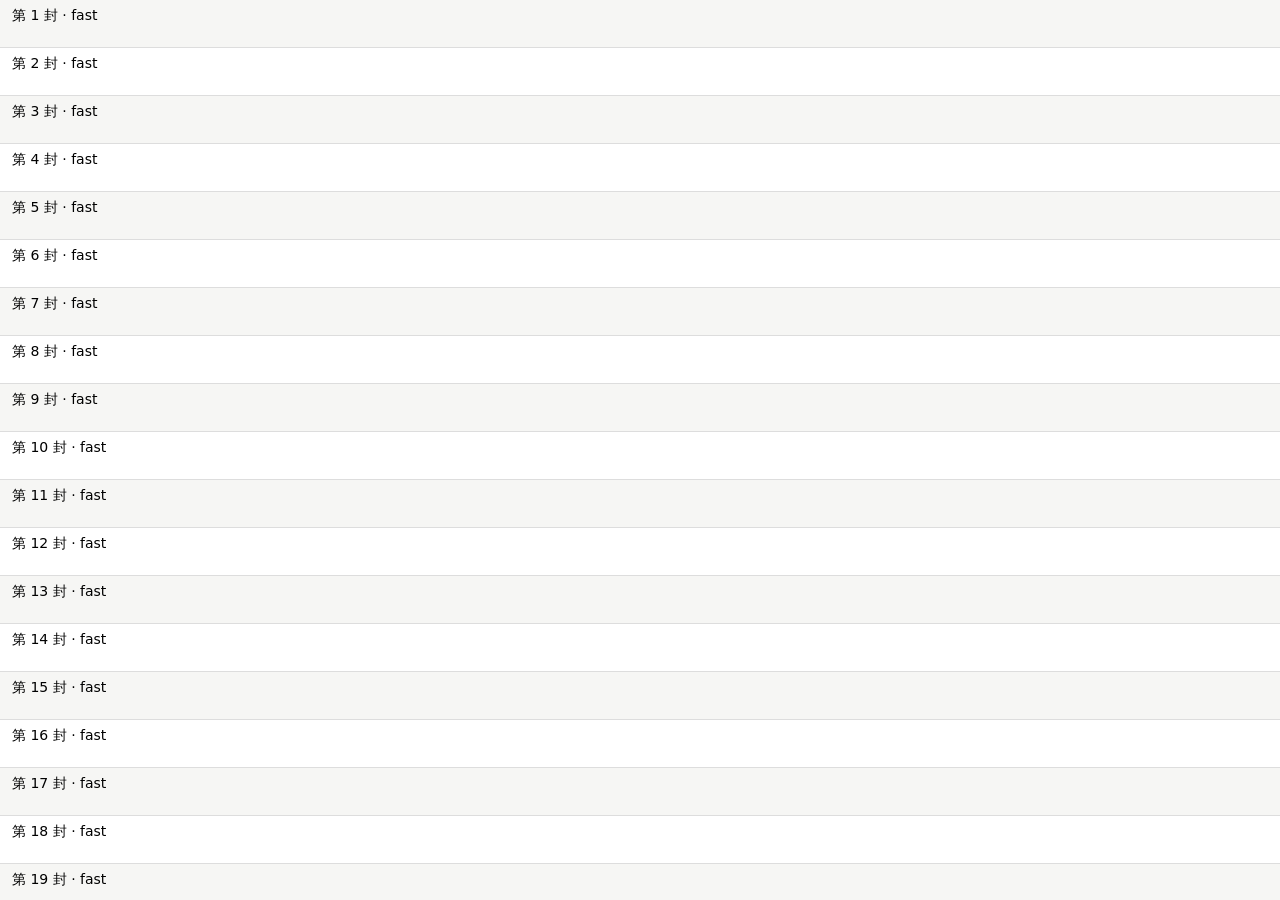
<file: tools/bench-scroll-fixture.html>
<!doctype html>
<!--
    Fixture for `tools/bench-scroll.mjs`. It exists so the P3 sampler can be shown to *fail* as well
    as to pass: a bench that only ever reports success is how P3 went unmeasured for this long.

    Two modes, chosen in the query string:
      ?mode=fast   rows exist once and scrolling only moves the viewport — what a virtualised list
                   does. Expect: ~0 rows changed per frame.
      ?mode=heavy  every scroll event rebuilds every row — what a naive re-render of a loaded page
                   does. Expect: hundreds of rows changed per frame, and a much worse frame time.

    Extra knobs: ?n=2000 (row count), ?h=48 (row height in px).
-->
<html lang="zh">
  <head>
    <meta charset="utf-8" />
    <title>bench-scroll fixture</title>
    <style>
      html, body { margin: 0; height: 100%; font: 14px/1.4 system-ui, sans-serif; background: #f6f6f4; }
      #app { display: grid; grid-template-columns: 1fr; height: 100%; }
      #message-list { overflow: auto; height: 100%; contain: strict; }
      .message-row { height: var(--row-h, 48px); box-sizing: border-box; padding: 6px 12px; border-bottom: 1px solid #ddd; }
      .message-row:nth-child(even) { background: #fff; }
    </style>
  </head>
  <body>
    <div id="app"><div id="message-list"></div></div>
    <script>
      const params = new URLSearchParams(location.search);
      const mode = params.get('mode') || 'fast';
      const count = Number(params.get('n') || 300);
      const height = Number(params.get('h') || 48);
      const list = document.getElementById('message-list');
      list.style.setProperty('--row-h', `${height}px`);

      const row = (i) => {
        const el = document.createElement('div');
        el.className = 'message-row';
        el.dataset.uid = String(i);
        el.textContent = `第 ${i + 1} 封 · ${mode}`;
        return el;
      };

      const buildAll = () => {
        const frag = document.createDocumentFragment();
        for (let i = 0; i < count; i += 1) frag.append(row(i));
        list.replaceChildren(frag);
      };
      buildAll();

      if (mode === 'heavy') {
        // The shape the budget exists to catch: every scroll rebuilds the whole list. Nothing here
        // is pathological on purpose — it is what "render the array into the DOM" does.
        list.addEventListener('scroll', () => buildAll(), { passive: true });
        document.title = `bench-scroll fixture (heavy, ${count} rows)`;
      } else {
        document.title = `bench-scroll fixture (fast, ${count} rows)`;
      }
    </script>
  </body>
</html>
</file>
<file: src/style.css>
/* Easy Email — desktop shell styling.
   Light and dark are both driven by the same custom properties so nothing is duplicated.
   Light is the default; dark is opt-in via `data-theme`, which src/theme.js sets before first
   paint. See the note on the dark block below for why this is not `prefers-color-scheme`. */

:root {
  --bg: #f4f6fb;
  --surface: #ffffff;
  --surface-2: #eef1f8;
  --border: #dfe3ee;
  --text: #16203a;
  --text-muted: #6b7691;
  --accent: #2563eb;
  --accent-soft: #e3ecff;
  --danger: #c0392b;
  --danger-soft: #fdecea;
  --unread: #2563eb;
  --radius: 10px;
  --shadow: 0 1px 2px rgba(16, 24, 40, 0.06), 0 8px 24px rgba(16, 24, 40, 0.06);
  /* One home for the message-list row height. The list is windowed (`src/vlist.js`: only the
     viewport +/- 8 rows is in the DOM), and windowing only works with a measurable row height —
     index-to-offset would need measuring otherwise, and every measurement would force a re-render.
     `tools/vlist_test.mjs` fails if this value and `DEFAULT_ROW_HEIGHT` drift apart. */
  --msg-height: 56px;
  /* Tells the engine to draw native widgets — <select> popups, scrollbars, spinners — for a
     light background. Without this the dropdown list keeps its light-mode text colour and
     renders black-on-dark against our dark surface. */
  color-scheme: light;
}

/*
  Dark is opt-in, not automatic.

  This block used to be `@media (prefers-color-scheme: dark)`, which made the app follow the
  operating system. On a machine with Windows set to dark there was then no way to get a light UI at
  all — the media query outranks any rule driven by a class, so a toggle could not have overridden
  it either. Keying off an attribute instead makes the app's own setting authoritative and keeps
  light as the default for everyone.

  `color-scheme` must move with the theme: it is what tells the engine how to draw native widgets
  (`<select>` popups, scrollbars). Leaving it at `light` while the surfaces go dark is exactly the
  bug that produced a black-on-dark provider dropdown.
*/
:root[data-theme='dark'] {
  --bg: #10151f;
  --surface: #171d29;
  --surface-2: #1f2635;
  --border: #2a3345;
  --text: #e6eaf3;
  --text-muted: #98a2b8;
  --accent: #6098ff;
  --accent-soft: #1d2c48;
  --danger: #ff7b6b;
  --danger-soft: #3a2320;
  --unread: #6098ff;
  --shadow: 0 1px 2px rgba(0, 0, 0, 0.3), 0 8px 24px rgba(0, 0, 0, 0.35);
  color-scheme: dark;
}

/*
  Accent colours: a second axis, `data-accent`, that composes with `data-theme`. Each accent
  overrides only colour tokens — radius, row height and font stay the shared `:root` values above, so
  a new accent can never change the list density. `color-scheme` is left to the light/dark blocks
  because it belongs to that axis, not this one.

  The `:not([data-theme='dark'])` guard is what makes the two axes independent rather than
  order-dependent. Both a plain accent block and the `:root[data-theme='dark']` block are the same
  specificity (0,2,0), so without the guard a lavender+dark document could pick up the lavender
  *light* values purely from source order. Scoping each light block to "not dark" removes that
  entirely; the `[data-theme='dark']` variant then owns dark.

  Mail bodies are NOT touched by any of this: the reading pane is a fixed white document
  (`buildSandboxedDocument` in src/app.js), so the actual message keeps the sender's own colours under
  every accent and mode. These blocks only recolour the application shell around it.

  In the dark variants the lavender accent sits toward violet (#b38af0) rather than the light mode's
  pink (#c56bb5): a warm pink next to a warm red is hard to tell apart on a dark surface, and danger
  is the one colour that must stay unambiguous.
*/
:root[data-accent='lavender'] {
  --bg: #fbf3f1;
  --surface: #fffaf8;
  --surface-2: #f6e8ee;
  --border: #ecdbe4;
  --text: #3a2f42;
  --text-muted: #8a7a93;
  --accent: #c56bb5;
  --accent-soft: #f6e4f3;
  --danger: #cf4d5f;
  --danger-soft: #fbe6e8;
  --unread: #c56bb5;
}

:root[data-accent='lavender'][data-theme='dark'] {
  --bg: #14121c;
  --surface: #1d1a28;
  --surface-2: #262233;
  --border: #342f45;
  --text: #e7e3f0;
  --text-muted: #a99fc0;
  --accent: #b38af0;
  --accent-soft: #2a2444;
  --danger: #ff8a7a;
  --danger-soft: #3a2330;
  --unread: #b38af0;
}

:root[data-accent='sky'] {
  --bg: #eef4fa;
  --surface: #ffffff;
  --surface-2: #e6f0f8;
  --border: #cfe0ee;
  --text: #1f2b36;
  --text-muted: #5f7688;
  --accent: #2f9fe0;
  --accent-soft: #dceefb;
  --danger: #e0555f;
  --danger-soft: #fdeaea;
  --unread: #2f9fe0;
}

:root[data-accent='sky'][data-theme='dark'] {
  --bg: #0f151b;
  --surface: #161d25;
  --surface-2: #1e2833;
  --border: #2a3846;
  --text: #e2eaf2;
  --text-muted: #8fa3b6;
  --accent: #57b6ee;
  --accent-soft: #15283a;
  --danger: #ff8a7a;
  --danger-soft: #33201f;
  --unread: #57b6ee;
}

* {
  box-sizing: border-box;
}

/*
  The `hidden` attribute must win over any display rule below. Without !important, an id or
  class selector such as `#reader-body { display: flex }` has higher specificity than the user
  agent's `[hidden] { display: none }`, so elements toggled with `.hidden = true` would silently
  stay visible.
*/
[hidden] {
  display: none !important;
}

html,
body {
  height: 100%;
  margin: 0;
}

body {
  font: 13px/1.5 "Segoe UI", "Microsoft YaHei", system-ui, -apple-system, sans-serif;
  color: var(--text);
  background: var(--bg);
  overflow: hidden;
}

button,
input,
textarea {
  font: inherit;
  color: inherit;
}

/* ---------------------------------------------------------------- layout */

#app {
  /*
    The three-column grid, and it has to live *here*: `#app` is the element in the markup, and a
    template left behind on a wrapper that no longer exists is how the panes silently became one
    column stacked on top of each other (M1a-67 → caught by looking at a screenshot, not by measuring).

    minmax() rather than fixed widths: on a small or high-DPI display the window can be only ~650 CSS
    px wide, and a fixed `232px 340px 1fr` leaves the reading pane with nothing. With these minimums
    the side panes give way first and the reader keeps a usable 240px.

    Both side panes are deliberately narrow: this is a reading app, and the mail itself is the only
    thing that needs room. At the 993 CSS px this machine provides, these maximums leave the reader
    ~569px instead of the ~421px the previous 232/340 gave it. Labels that no longer fit ellipsize
    (`.row .label`) and carry a `title`, so nothing becomes unreachable.
  */
  display: grid;
  grid-template-columns: minmax(116px, 180px) minmax(168px, 244px) minmax(280px, 1fr);
  /*
    The row must be pinned too. With `grid-auto-rows: auto` the single implicit row is sized by
    content, so the panes grew to their full content height (~3363px on a real mailbox) and
    overflowed the viewport, where `body { overflow: hidden }` silently clipped them. That also
    starved each pane's own `overflow-y: auto`, since a flex child only scrolls when its height
    is constrained. `minmax(0, 1fr)` supplies the constraint: `1fr` alone would keep an `auto`
    minimum and let the content win again.
  */
  grid-template-rows: minmax(0, 1fr);
  height: 100vh;
}

/*
  The drag handle and the window buttons.

  `-webkit-app-region` is not used: Tauri's `data-tauri-drag-region` is what its window manager listens
  for, and Tauri only starts a drag when the *event target itself* carries the attribute — so buttons
  placed next to the strip keep their clicks.
*/
#reader-drag {
  position: absolute;
  top: 0;
  left: 0;
  right: 104px;
  height: 30px;
  z-index: 4;
}

#win-controls {
  position: absolute;
  top: 4px;
  right: 6px;
  display: flex;
  gap: 2px;
  z-index: 5;
}

.winbtn {
  width: 30px;
  height: 22px;
  border: 0;
  border-radius: 6px;
  background: transparent;
  color: var(--text-muted);
  font-size: 12px;
  line-height: 1;
  cursor: pointer;
}

.winbtn:hover {
  background: var(--surface-2);
  color: var(--text);
}

/* Closing is the one destructive control up here, and it should look like it. */
.winbtn.danger:hover {
  background: #dc2626;
  color: #fff;
}

#reader {
  position: relative;
}

#sidebar {
  display: flex;
  flex-direction: column;
  gap: 7px;
  padding: 8px 8px;
  font-size: 12px;
  background: var(--surface);
  border-right: 1px solid var(--border);
  /* The panel itself does not scroll any more (`design/12` §16.4.4): 写邮件 is fixed at the top and
     only `.sidebar-scroll` moves. While the whole column scrolled, an account with twenty folders
     pushed the most-used button off screen — the primary action was part of the scroll content. */
  overflow: hidden;
}

/* Brand row + 写邮件, outside the scroll area. */
.sidebar-head {
  display: flex;
  flex-direction: column;
  gap: 7px;
  flex: none;
}

/* Everything else: the one scroll container. `min-height: 0` is what lets a flex child actually
   shrink below its content, which is the difference between "scrolls" and "pushes the footer out". */
.sidebar-scroll {
  display: flex;
  flex-direction: column;
  gap: 7px;
  flex: 1;
  min-height: 0;
  overflow-y: auto;
  overflow-x: hidden;
}

.brand {
  display: flex;
  align-items: center;
  gap: 8px;
  font-size: 13px;
  font-weight: 650;
  letter-spacing: 0.2px;
  padding: 2px 4px 6px;
}

.brand-mark {
  width: 18px;
  height: 18px;
  border-radius: 5px;
  /* Driven by `--accent` so the logo dot follows the chosen accent instead of staying corporate blue
     under lavender/sky. The gradient's dark end is a shade of the accent itself, not a fixed hex. */
  background: linear-gradient(160deg, var(--accent), color-mix(in srgb, var(--accent) 72%, #1a1420));
  box-shadow: inset 0 0 0 2px rgba(255, 255, 255, 0.85);
}

/* The theme toggle sits at the end of the brand row. `margin-left: auto` keeps it right-aligned
   without adding a wrapper element to the flex row. */
.brand .btn.icon {
  margin-left: auto;
  padding: 4px 7px;
  font-size: 14px;
  line-height: 1;
}

/* With two icon buttons (accent + theme), only the first should absorb the free space; the second
   would otherwise split it and the pair would drift apart. Ids so this wins over the `.icon` rule. */
#btn-accent {
  margin-left: auto;
}

#btn-theme {
  margin-left: 0;
}

.section {
  display: flex;
  flex-direction: column;
  gap: 4px;
  min-height: 0;
  flex: 0 0 auto;
}

.section.grow {
  /* Grows to fill slack so the bottom sections stay pinned, but never shrinks below its content —
     every folder stays visible. */
  flex: 1 0 auto;
}

.section-title {
  font-size: 11px;
  font-weight: 650;
  letter-spacing: 0.08em;
  text-transform: uppercase;
  color: var(--text-muted);
  padding: 0 4px;
}

.account-list,
.mailbox-list {
  display: flex;
  flex-direction: column;
  gap: 2px;
}

/* Sidebar rows are denser than the message-list rows: smaller vertical padding so a mailbox with
   many folders still fits without the panel scrolling. */
#sidebar .row {
  padding: 2px 6px;
  gap: 5px;
}

/* ---------------------------------------------------------------- buttons */

.btn {
  border: 1px solid var(--border);
  background: var(--surface);
  border-radius: 8px;
  padding: 5px 9px;
  cursor: pointer;
  transition: background 0.12s ease, border-color 0.12s ease;
}

.btn:hover:not(:disabled) {
  background: var(--surface-2);
}

.btn:disabled {
  opacity: 0.5;
  cursor: not-allowed;
}

.btn.block {
  width: 100%;
}

.btn.primary {
  background: var(--accent);
  border-color: var(--accent);
  color: #fff;
  font-weight: 600;
}

/*
  A primary button keeps its accent on hover — `background` here is not redundant.

  `.btn:hover:not(:disabled)` above is specificity (0,3,0) and comes *earlier*, while `.btn.primary`
  is only (0,2,0): so on hover the generic rule won and repainted the button with `--surface-2` — a
  near-white — while the primary rule's `color: #fff` stayed. The label went white on white: the
  button read as "empty" exactly when the pointer was on it. Restating the accent here (0,4,0, later)
  is what keeps the paint; the brightness is then the only thing that changes.
*/
.btn.primary:hover:not(:disabled) {
  background: var(--accent);
  border-color: var(--accent);
  filter: brightness(1.08);
}

.btn.danger {
  color: var(--danger);
  border-color: color-mix(in srgb, var(--danger) 35%, var(--border));
}

.btn.danger:hover:not(:disabled) {
  background: var(--danger-soft);
}

.btn.ghost {
  background: transparent;
}

/* A button that lives inside a line of text (the search status line), so it must not push the line
   taller than the 11px text it sits in. Same shape as the toast's action button. */
.btn.small {
  padding: 1px 6px;
  font-size: 11px;
  line-height: 1.4;
  margin-left: 4px;
  vertical-align: baseline;
}

/* ---------------------------------------------------------------- list rows */

.row {
  display: flex;
  align-items: center;
  gap: 6px;
  padding: 4px 6px;
  border-radius: 8px;
  cursor: pointer;
  border: 1px solid transparent;
  text-align: left;
  width: 100%;
  background: transparent;
}

.row:hover {
  background: var(--surface-2);
}

.row.active {
  background: var(--accent-soft);
  border-color: color-mix(in srgb, var(--accent) 30%, transparent);
}

.row .label {
  flex: 1;
  overflow: hidden;
  text-overflow: ellipsis;
  white-space: nowrap;
}

/* The per-account notification bell: small, clickable, and quiet until hovered — it is a preference,
   not an action the user came to the sidebar to perform. */
.row .reauth {
  flex: none;
  cursor: pointer;
  font-size: 12px;
  opacity: 0.7;
}

.row .reauth:hover {
  opacity: 1;
}

.row .notify {
  flex: none;
  cursor: pointer;
  font-size: 12px;
  opacity: 0.55;
}

.row .notify:hover {
  opacity: 1;
}
.row .count {
  font-size: 12px;
  color: var(--text-muted);
  font-variant-numeric: tabular-nums;
}

.row .dot {
  width: 7px;
  height: 7px;
  border-radius: 50%;
  background: var(--unread);
  flex: none;
}

/* The 设置 dialog's list of entries. Same `.row` shape as the sidebar, because it is the same kind
   of thing — a line you click — but it needs a little more air and a chevron saying "this opens
   something", which a sidebar folder row does not need. */
.settings-menu {
  display: flex;
  flex-direction: column;
  gap: 2px;
}

.settings-menu .row {
  padding: 9px 10px;
}

.settings-menu .row .chevron {
  flex: none;
  color: var(--text-muted);
  font-size: 12px;
}

/* ---------------------------------------------------------------- message list */

#list-pane {
  display: flex;
  flex-direction: column;
  background: var(--surface);
  border-right: 1px solid var(--border);
  min-width: 0;
}

.pane-header {
  display: flex;
  align-items: center;
  justify-content: space-between;
  gap: 8px;
  padding: 8px 10px;
  border-bottom: 1px solid var(--border);
  flex: none;
}

.pane-header h1 {
  font-size: 13.5px;
  margin: 0;
  overflow: hidden;
  text-overflow: ellipsis;
  white-space: nowrap;
}

.pane-actions {
  display: flex;
  gap: 6px;
}

/* Search runs against the local cache only, so it needs no spinner and no network state.
   `position: relative` is here for the history dropdown below, which is positioned against the pane
   rather than the window — the difference between a panel that opens over the list and one that
   opens over the reader. */
.search-bar {
  position: relative;
  display: flex;
  align-items: center;
  gap: 4px;
  padding: 0 8px 7px;
}

.search-bar input {
  flex: 1;
  min-width: 0;
  padding: 4px 8px;
  border: 1px solid var(--border);
  border-radius: 7px;
  background: var(--surface-2);
}

.search-bar input:focus {
  outline: none;
  border-color: var(--accent);
  background: var(--surface);
}

/* A `type="search"` input gets a native clear button in Chromium, which sat next to ours and gave
   the row two ✕s. Ours is the one that also leaves search mode, so the native one goes. */
.search-bar input::-webkit-search-cancel-button {
  display: none;
}

.search-status {
  padding: 0 10px 6px;
  font-size: 11px;
  color: var(--text-muted);
}

/* The one red line in this pane, because it is the one thing the user has to act on. */
.index-health {
  display: flex;
  align-items: center;
  gap: 6px;
  padding: 0 10px 6px;
  font-size: 11px;
  color: var(--danger);
}

/* Storage panel: the two buttons that express the consent, and the log under them. */
.about-storage-actions {
  display: flex;
  gap: 6px;
  margin: 8px 0 4px;
}

.about-storage-actions .btn:disabled {
  opacity: 0.55;
  cursor: not-allowed;
}

.about-storage-history {
  margin-top: 10px;
  padding-top: 8px;
  border-top: 1px solid var(--border);
}

.about-storage-history-head {
  display: flex;
  align-items: center;
  justify-content: space-between;
  font-size: 12px;
  color: var(--text-dim);
}

.about-storage-history .about-note {
  white-space: pre-line;
}

/*
  Recent queries. It overlaps the list below it on purpose — it is a dropdown, and a real one costs
  the list a row for the second it is open rather than pushing the messages the user is looking at
  down the screen.
*/
.search-history {
  position: absolute;
  z-index: 5;
  top: 34px;
  right: 8px;
  left: 8px;
  overflow: auto;
  max-height: 240px;
  padding: 4px;
  border: 1px solid var(--border);
  border-radius: var(--radius);
  background: var(--surface);
  box-shadow: var(--shadow);
}

.search-history .row {
  width: 100%;
}

/* The query, not just the row: two histories that look alike are one history you cannot pick from. */
.search-history .saved-hint {
  font-size: 11px;
}

/* "清空历史" spans the panel rather than sitting in the row rhythm: it is not a query. */
.saved-act-full {
  width: 100%;
  margin-top: 2px;
  border-top: 1px solid var(--border);
  border-radius: 0;
  color: var(--text-dim);
  font-size: 11px;
  text-align: center;
}

/* 「已发送」的两个档 (`design/07` §14.5 D5). A switch, not two lists: `全部` reads only the cache,
   `待发` reads only the outbox, and nothing ever mixes the two sources in one list. Kept quiet and
   in the list header rather than in the sidebar, because it changes what this pane is showing — not
   where you are. */
.sent-tabs {
  display: flex;
  gap: 4px;
  margin: 0 10px 6px;
  padding: 2px;
  border-radius: 7px;
  background: var(--surface-2, var(--bg-soft));
  border: 1px solid var(--border);
  flex: none;
}

.sent-tab {
  flex: 1;
  border: 0;
  border-radius: 5px;
  padding: 4px 8px;
  font-size: 12px;
  font-family: inherit;
  color: var(--text-muted);
  background: transparent;
  cursor: pointer;
}

.sent-tab:hover {
  color: var(--text);
}

.sent-tab.active {
  color: var(--text);
  background: var(--bg);
  box-shadow: 0 1px 2px rgb(0 0 0 / 12%);
}

.sent-tab .count {
  margin-left: 5px;
  font-size: 11px;
  color: var(--text-muted);
  font-variant-numeric: tabular-nums;
}

/* "This is cached data, and here is why." Deliberately quieter than a toast: it stays until the
   next successful refresh, so it must not shout, and it must not look like an error the user
   caused. Only the auth wording gets the danger colour, because that one is actionable. */
.sync-banner {
  display: flex;
  align-items: center;
  gap: 8px;
  margin: 0 10px 6px;
  padding: 6px 10px;
  font-size: 12px;
  border-radius: 6px;
  background: var(--surface-2, var(--bg-soft));
  border: 1px solid var(--border);
  color: var(--text-muted);
}

.sync-banner.auth {
  border-color: color-mix(in srgb, var(--danger) 35%, var(--border));
  color: var(--danger);
}

.sync-banner .btn.small {
  margin-left: auto;
}

/* About dialog: the version is the point, so it is the biggest thing in there; the note explains
   why there is no "check for updates" button yet without apologising for it. */
.about-line {
  margin: 0 0 8px;
  font-size: 14px;
}

.about-line strong {
  font-variant-numeric: tabular-nums;
}

.about-note {
  margin: 0;
  font-size: 12px;
  line-height: 1.6;
  color: var(--text-muted);
}

/* Which folder a search hit came from, shown only while searching. */
.search-hint {
  margin: 2px 0 0;
  font-size: 11.5px;
  color: var(--danger);
  line-height: 1.4;
}

.msg-folder {
  font-size: 10px;
  color: var(--accent);
  background: var(--accent-soft);
  border-radius: 4px;
  padding: 0 4px;
  margin-right: 4px;
}

.message-list {
  flex: 1;
  overflow-y: auto;
  min-height: 0;
}

/* Virtualised list: two fixed-height rows (a conversation header and a folded child) inside a
   container that is only as tall as the viewport plus overscan. The sizer gives the scrollbar the
   whole list's height; the window is positioned at the first rendered row. */
.vlist-sizer {
  position: relative;
  width: 100%;
}

.vlist-window {
  position: absolute;
  left: 0;
  right: 0;
  top: 0;
}

.msg {
  display: block;
  width: 100%;
  text-align: left;
  border: none;
  border-bottom: 1px solid var(--border);
  background: transparent;
  padding: 6px 9px;
  cursor: pointer;
  /* Fixed height, so the window can compute offsets instead of measuring (design/15 §6). A long
     subject truncates instead of wrapping — the visible half of "10万封不卡". */
  box-sizing: border-box;
  height: var(--msg-height);
  overflow: hidden;
}

.msg:hover {
  background: var(--surface-2);
}

.msg.selected {
  background: var(--accent-soft);
}

.msg-top {
  display: flex;
  justify-content: space-between;
  gap: 8px;
  align-items: baseline;
}

.msg-from {
  font-weight: 600;
  overflow: hidden;
  text-overflow: ellipsis;
  white-space: nowrap;
}

.msg-date {
  font-size: 11px;
  color: var(--text-muted);
  flex: none;
  font-variant-numeric: tabular-nums;
}

.msg-subject {
  margin-top: 1px;
  overflow: hidden;
  text-overflow: ellipsis;
  white-space: nowrap;
}

.msg.unread .msg-from,
.msg.unread .msg-subject {
  font-weight: 700;
}

/* How many messages a conversation row stands for. Muted rather than bold: it is context, not a
   notification — the bold subject already says whether something in there is unread. */
.msg-count {
  margin-left: 6px;
  padding: 0 5px;
  border-radius: 8px;
  background: var(--surface-2);
  color: var(--text-muted);
  font-size: 11px;
  font-variant-numeric: tabular-nums;
}
/* The fold control and the messages it reveals. The caret is inline with the sender so the row keeps
   one line of height; the children are indented and slightly dimmed so the conversation's main row
   still reads as the row. */
.msg-caret {
  display: inline-block;
  width: 14px;
  color: var(--text-muted);
  cursor: pointer;
  user-select: none;
}

.msg-caret:hover {
  color: var(--accent);
}

.thread-child {
  padding-left: 22px;
  border-bottom-style: dashed;
  opacity: 0.85;
}
.msg.unread {
  box-shadow: inset 3px 0 0 var(--unread);
}

/* The unread marker itself. A filled dot, with an empty one for read rows so the subject keeps one
   baseline across the list: a marker that only exists on unread rows shifts every subject to the
   left when a row turns read, which is visible as the list jumping. Sized to the font, not fixed
   pixels, so it sits on the sender's baseline rather than next to it. */
.unread-dot {
  flex: none;
  align-self: center;
  width: 8px;
  height: 8px;
  margin-right: 7px;
  border-radius: 50%;
  background: var(--unread);
}

.unread-dot.read {
  background: transparent;
  box-shadow: inset 0 0 0 1px var(--border);
}

/* Sidebar badge: how many messages in this folder are unread. `99+` past a hundred, because an
   exact number stops being readable at that width and the distinction stops mattering. */
.unread-badge {
  flex: none;
  margin-left: auto;
  padding: 0 6px;
  border-radius: 9px;
  background: var(--unread);
  color: #fff;
  font-size: 11px;
  font-weight: 600;
  font-variant-numeric: tabular-nums;
  line-height: 16px;
}

/* The draft rows reuse the message layout (`.msg`), so a drafts list reads like the mail lists
   beside it. This is the one part that has no message equivalent: the per-row action. */
.draft-actions {
  display: flex;
  align-items: center;
  justify-content: space-between;
  gap: 8px;
  margin-top: 3px;
  font-size: 11px;
}

.draft-actions .btn {
  padding: 1px 7px;
  font-size: 11px;
}

/* Outbox rows reuse `.msg` and `.draft-actions` too. What they add is a state line, the undo
   countdown, and — for a message that failed — the server's reason and a red edge so it is not lost
   among the delivered ones. */
.outbox-trouble {
  box-shadow: inset 3px 0 0 var(--danger);
}

.outbox-buttons {
  display: flex;
  gap: 6px;
}

.outbox-buttons .btn {
  padding: 1px 7px;
  font-size: 11px;
}

.outbox-note {
  margin-top: 2px;
  font-size: 11px;
  color: var(--accent);
}

/* 「副本已归档 / 仅本地记录」 on a row of 「已发送」 (`design/07` §14.5 D2). Small and right-aligned:
   it is an answer to a question the user only asks when they go looking, so it must not compete with
   the subject — but it must be readable without opening the message. */
.msg-sent-state {
  margin-left: 6px;
  padding: 0 4px;
  border-radius: 3px;
  font-size: 10.5px;
  font-weight: 400;
  color: var(--text-muted);
  background: var(--surface-2, var(--bg-soft));
  border: 1px solid var(--border);
  vertical-align: 1px;
  white-space: nowrap;
}

.msg-sent-state.local {
  color: var(--text-muted);
  border-style: dashed;
}

/* 「已发出，副本待归档 (m)」: a fact that belongs to neither tab's list, so it sits above the rows as
   a line rather than pretending to be a row (it has no uid, no date order, and no reader). */
.outbox-awaiting {
  padding: 6px 10px;
  font-size: 11.5px;
  color: var(--text-muted);
  border-bottom: 1px solid var(--border);
  flex: none;
}

.outbox-error {
  margin-top: 2px;
  font-size: 11px;
  color: var(--danger);
  white-space: pre-wrap;
}

/* Rows that are **not** part of the virtualised list: the outbox queue and the drafts.

   `.msg` above is `height: var(--msg-height); overflow: hidden` — that fixed height is what makes
   the mail list cheap, because the window arithmetic can multiply instead of measuring. A draft row
   carries three blocks (sender, subject, the 丢弃 button) and measures about 63 px of content in a
   44 px box, so the button was **clipped away entirely**: the user could see their draft and had no
   way to delete it, with no error anywhere and nothing in the gate to notice. The outbox has the
   same shape for the same reason (one of its rows opens into a whole record). */
.msg.outbox-row,
.msg.draft-row {
  height: auto;
  overflow: visible;
}

.outbox-detail {
  margin-top: 6px;
  padding: 8px 10px;
  border: 1px solid var(--border);
  border-radius: 8px;
  background: var(--surface-2);
  cursor: text;
  /* The row itself is a single line; the record inside it is not. */
  white-space: normal;
}

.outbox-verdict {
  margin: 0 0 6px;
  font-weight: 600;
  color: var(--text);
}

.outbox-detail dl {
  display: grid;
  grid-template-columns: max-content 1fr;
  gap: 2px 10px;
  margin: 0;
  font-size: 12px;
  line-height: 1.5;
}

.outbox-detail dt {
  color: var(--text-muted);
  white-space: nowrap;
}

.outbox-detail dd {
  margin: 0;
  color: var(--text);
  overflow-wrap: anywhere;
  white-space: pre-wrap;
}

.list-footer {
  padding: 10px;
  border-top: 1px solid var(--border);  flex: none;
}

/* ---------------------------------------------------------------- reader */

#reader {
  display: flex;
  flex-direction: column;
  min-width: 0;
  overflow: hidden;
  background: var(--bg);
}

.placeholder {
  margin: auto;
  color: var(--text-muted);
}

#reader-body {
  display: flex;
  flex-direction: column;
  height: 100%;
  min-height: 0;
}

.reader-header {
  padding: 11px 14px 8px;
  border-bottom: 1px solid var(--border);
  background: var(--surface);
  flex: none;
}

.diag-preview {
  max-height: 220px;
  overflow: auto;
  margin: 6px 0 0;
  padding: 8px;
  border: 1px solid var(--border);
  border-radius: var(--radius);
  background: var(--surface-2);
  font-family: ui-monospace, SFMono-Regular, Menlo, Consolas, monospace;
  font-size: 11px;
  line-height: 1.5;
  white-space: pre-wrap;
  word-break: break-all;
}

.about-diag {
  margin-top: 8px;
}

/* The one check box in the about panel: "include sample headers, off until you ask for it". */
.about-check {
  display: flex;
  align-items: flex-start;
  gap: 6px;
  margin-top: 6px;
  font-size: 11px;
  line-height: 1.5;
  color: var(--text-muted);
  cursor: pointer;
}

.about-check input {
  margin-top: 2px;
}

/* ---------------------------------------------------------------- saved searches */

.saved-searches:empty {
  display: none;
}

/*
  One row: the name runs the query, and ✎ / ✕ sit beside it. They are separate small buttons rather
  than a menu on the row, because deleting a saved search is a click a user would rather not make by
  accident, and the only way to be sure they did not is to ask them to aim at something small.
*/
.saved-row {
  display: flex;
  align-items: stretch;
  gap: 2px;
}

.saved-row .row {
  flex: 1;
  min-width: 0;
}

.saved-row .row.active .label {
  color: var(--accent);
}

/* The query, faintly, under a name that is not the query: the row people re-type wrong. */
.saved-hint {
  display: block;
  overflow: hidden;
  color: var(--text-dim);
  font-size: 10px;
  white-space: nowrap;
  text-overflow: ellipsis;
}

.saved-act {
  flex: none;
  width: 22px;
  border: 0;
  border-radius: var(--radius);
  background: transparent;
  color: var(--text-dim);
  font-size: 11px;
  line-height: 1;
  cursor: pointer;
}

.saved-act:hover {
  background: var(--surface-2);
  color: var(--text);
}

.field {
  display: block;
  margin-bottom: 8px;
}

.field-label {
  display: block;
  margin-bottom: 4px;
  color: var(--text-dim);
  font-size: 12px;
}

.field input {
  width: 100%;
  padding: 6px 8px;
  border: 1px solid var(--border);
  border-radius: var(--radius);
  background: var(--surface-2);
  color: var(--text);
  font-size: 13px;
}

.reader-header h2 {
  margin: 0 0 6px;
  font-size: 15.5px;
  line-height: 1.35;
  word-break: break-word;
}

.reader-meta {
  display: flex;
  /* Wrapping keeps a long sender block from ever being forced into the date. */
  flex-wrap: wrap;
  justify-content: space-between;
  gap: 4px 12px;
  align-items: baseline;
}

.reader-from {
  display: flex;
  /* If the name and the address cannot share a line, the address drops to the next one instead of
     overflowing sideways. */
  flex-wrap: wrap;
  gap: 2px 6px;
  align-items: baseline;
  /* Must stay 0. A flex item's automatic minimum size is its min-content width, so without this
     the block could not shrink below the sender address's full unbreakable width — it grew past
     the date and the two rendered on top of each other. */
  min-width: 0;
}

#reader-from-name {
  font-weight: 600;
  /* A name wrapped mid-word reads as a layout failure, not as a name. */
  white-space: nowrap;
  min-width: 0;
  overflow: hidden;
  text-overflow: ellipsis;
}

#reader-from-addr {
  /* Clamp rather than push: `min-width: 0` lets it shrink, and the ellipsis keeps the row tidy.
     app.js sets a `title` so the full address stays reachable. */
  min-width: 0;
  white-space: nowrap;
  overflow: hidden;
  text-overflow: ellipsis;
}

#reader-date {
  /* The date anchors this row: never squeeze it, never let it wrap. */
  flex: none;
  white-space: nowrap;
}

.reader-to {
  margin-top: 4px;
  font-size: 12px;
  word-break: break-word;
}

.muted {
  color: var(--text-muted);
}

.reader-toolbar {
  display: flex;
  gap: 8px;
  margin-top: 12px;
  flex-wrap: wrap;
}

.attachment-bar {
  display: flex;
  flex-wrap: wrap;
  gap: 8px;
  padding: 10px 20px;
  background: var(--surface);
  border-bottom: 1px solid var(--border);
  flex: none;
}

.attachment {
  display: inline-flex;
  align-items: center;
  gap: 6px;
  border: 1px solid var(--border);
  background: var(--surface-2);
  border-radius: 999px;
  padding: 4px 10px;
  font-size: 12px;
  max-width: 320px;
  /* It is a button now: clicking saves the file, so it has to look and behave like one. */
  cursor: pointer;
  font-family: inherit;
  color: inherit;
}

.attachment:hover:not(:disabled) {
  background: var(--accent-soft);
  border-color: color-mix(in srgb, var(--accent) 35%, var(--border));
}

.attachment:disabled {
  cursor: progress;
  opacity: 0.6;
}

.attachment .name {
  overflow: hidden;
  text-overflow: ellipsis;
  white-space: nowrap;
}

/* Attachment chips inside the composer: the same chip, plus a way to take it off again. */
.compose-attachments {
  display: flex;
  flex-wrap: wrap;
  gap: 6px;
  margin-bottom: 6px;
}

.compose-attachments .attachment .remove {
  border: none;
  background: transparent;
  color: var(--text-muted);
  cursor: pointer;
  padding: 0 2px;
  font-size: 12px;
}

.compose-attachments .attachment .remove:hover {
  color: var(--danger);
}

.body-switch {
  display: flex;
  align-items: center;
  gap: 10px;
  padding: 8px 20px;
  border-bottom: 1px solid var(--border);
  flex: none;
}

.tab {
  border: none;
  background: transparent;
  padding: 4px 10px;
  border-radius: 6px;
  cursor: pointer;
  color: var(--text-muted);
}

.tab.active {
  background: var(--accent-soft);
  color: var(--text);
  font-weight: 600;
}

.remote-note {
  margin-left: auto;
  font-size: 11px;
  color: var(--text-muted);
}

/* Shown only when the body actually references remote images and the user has not opted in. */
.remote-image-bar {
  display: flex;
  align-items: center;
  gap: 12px;
  padding: 8px 20px;
  border-bottom: 1px solid var(--border);
  background: color-mix(in srgb, #d97706 12%, var(--surface));
  font-size: 12.5px;
  flex: none;
}

.remote-image-bar span {
  flex: 1;
  overflow-wrap: anywhere;
}

.body-frame {
  flex: 1;
  width: 100%;
  border: none;
  background: #fff;
  min-height: 0;
}

/*
  Links (design/14 §5.3). Shown only when the body contains any, because the frame never carries a
  followable `href` — every link is opened from here, and every chip names the host it will visit.
*/
.link-bar {
  display: flex;
  flex-wrap: wrap;
  align-items: center;
  gap: 6px;
  padding: 8px 20px;
  border-bottom: 1px solid var(--border);
  background: var(--surface);
  font-size: 12.5px;
  flex: none;
}

.link-bar-title {
  color: var(--muted);
  margin-right: 4px;
}

.link-chip {
  max-width: 320px;
  overflow: hidden;
  text-overflow: ellipsis;
  white-space: nowrap;
  padding: 3px 10px;
  border: 1px solid var(--border);
  border-radius: 999px;
  background: var(--bg);
  color: inherit;
  font: inherit;
  cursor: pointer;
}

.link-chip:hover {
  border-color: var(--accent);
}

.link-warning {
  flex: 1;
  min-width: 240px;
  overflow-wrap: anywhere;
  color: #b45309;
}

.body-text {
  flex: 1;
  margin: 0;
  padding: 16px 20px;
  overflow: auto;
  white-space: pre-wrap;
  word-break: break-word;
  font: 13px/1.65 "Cascadia Mono", Consolas, "Microsoft YaHei", monospace;
  background: var(--surface);
}

/* The body surface lives in two places — inside `#reader-body` for 单封 view, and inside the focused
   bubble for 对话 view — so it carries its own layout rather than inheriting from either parent. */
#body-surface {
  display: flex;
  flex-direction: column;
  flex: 1;
  min-height: 0;
}

/* ---------------------------------------------------------------- conversation view */

#thread-view {
  display: flex;
  flex-direction: column;
  /* `flex: 1` rather than `height: 100%`: the parent is a flex column whose own height comes from the
     grid row, and a percentage against it is the kind of thing that silently resolves to auto. */
  flex: 1;
  min-height: 0;
}

.thread-header {
  padding: 11px 14px 8px;
  border-bottom: 1px solid var(--border);
  background: var(--surface);
  flex: none;
}

.thread-header h2 {
  margin: 0 0 6px;
  font-size: 15.5px;
  line-height: 1.35;
  word-break: break-word;
}

.thread-bubbles {
  flex: 1;
  min-height: 0;
  overflow-y: auto;
  padding: 12px 14px 18px;
  display: flex;
  flex-direction: column;
  gap: 10px;
}

/* A bubble hugs its content and stays on one side. The expanded one takes the full width instead,
   because it contains the message itself rather than a preview of it. */
.bubble {
  align-self: flex-start;
  /* Not optional in a scrollable flex column. `flex-shrink` defaults to 1, and the *automatic minimum
     size* that normally stops an item being squashed below its content only applies while `overflow` is
     `visible` — so the focused bubble, which clips its corners, collapsed to 1px while every preview
     beside it stayed 55px. Measured, not guessed: `min-height: auto` and `overflow: hidden` cannot both
     hold. */
  flex: none;
  max-width: 78%;
  border: 1px solid var(--border);
  border-radius: 12px;
  background: var(--surface);
  padding: 7px 11px 9px;
  cursor: pointer;
}

.bubble.mine {
  align-self: flex-end;
  background: var(--accent-soft);
  border-color: color-mix(in srgb, var(--accent) 30%, var(--border));
}

.bubble.focused {
  align-self: stretch;
  max-width: none;
  padding: 0;
  overflow: hidden;
}

/* Only the head collapses an expanded bubble: the body below it is a live document the user is
   reading, selecting text in, and clicking links inside. */
.bubble.focused .bubble-head {
  cursor: pointer;
}

.bubble-head {
  display: flex;
  align-items: baseline;
  justify-content: space-between;
  gap: 10px;
  font-size: 11.5px;
  color: var(--text-muted);
}

/* ▸ collapsed / ▾ expanded — the affordance that says a bubble is clickable at all. */
.bubble-head .chevron {
  flex: none;
  width: 1em;
  font-size: 10px;
  line-height: 1;
  color: var(--text-muted);
}

.bubble-head .spacer {
  flex: 1;
}

.bubble.focused .bubble-head {
  padding: 8px 12px 4px;
}

.bubble-head .who {
  font-weight: 600;
  color: var(--text);
  overflow: hidden;
  text-overflow: ellipsis;
  white-space: nowrap;
}

/* The point of a preview is that it is short: anything longer is read by focusing the bubble. */
.bubble-preview {
  margin-top: 3px;
  font-size: 12.5px;
  line-height: 1.5;
  color: var(--text-muted);
  display: -webkit-box;
  -webkit-line-clamp: 4;
  -webkit-box-orient: vertical;
  overflow: hidden;
  overflow-wrap: anywhere;
}

.bubble-note {
  margin-top: 3px;
  font-size: 11.5px;
  color: var(--text-muted);
  font-style: italic;
}

/*
  A reply that was just sent from the conversation's own box, before the cache has its Sent copy.

  It is drawn like one of the user's bubbles (`.mine`) so it lands on the right, where the eye already
  is, but it is not clickable and not a placeholder for a message: it is the outbox row, shown where
  the user was typing. The dashed edge is what says "this is not on the server yet" — and it stops
  saying that (the state text changes) when the queue moves, so the bubble never claims more than the
  outbox knows.
*/
.bubble.pending {
  cursor: default;
  border-style: dashed;
}

.bubble.pending.failed {
  border-color: var(--danger);
}

.bubble.pending .bubble-head .state {
  flex: none;
  font-size: 11px;
}

.bubble.pending.failed .bubble-head .state {
  color: var(--danger);
}

/* The whole reply, not a preview: the user just wrote it and is checking it went out. Four clamped
   lines would hide the end of the very sentence they are looking for. */
.bubble.pending .bubble-preview {
  display: block;
  overflow: visible;
  white-space: pre-wrap;
}

.bubble-body {
  display: flex;
  flex-direction: column;
}

.bubble-body #body-surface {
  flex: none;
}

/* The body frame gets a bounded height inside a conversation: it scrolls its own content, and the
   column keeps scrolling past it, so a 5000-word reply does not push the rest of the thread away. */
.bubble.focused .body-frame {
  flex: none;
  height: min(58vh, 560px);
}

.bubble.focused .body-text {
  flex: none;
  max-height: min(58vh, 560px);
}

.bubble .body-switch,
.bubble .remote-image-bar,
.bubble .attachment-bar {
  padding-left: 12px;
  padding-right: 12px;
}

/* ---------------------------------------------------------------- replying inside a conversation */

/* Pinned under the bubbles, never scrolled away with them: the moment it is wanted is the moment the
   last message has been read. `flex: none` on a flex column is what keeps it from being squeezed by a
   long conversation above it. */
.thread-reply {
  flex: none;
  border-top: 1px solid var(--border);
  background: var(--surface);
  padding: 9px 14px 11px;
  display: flex;
  flex-direction: column;
  gap: 7px;
}

.thread-reply textarea {
  width: 100%;
  min-height: 54px;
  max-height: 30vh;
  resize: vertical;
  font: inherit;
  font-size: 13px;
  line-height: 1.5;
  padding: 7px 9px;
  border: 1px solid var(--border);
  border-radius: 8px;
  background: var(--bg);
  color: var(--text);
}

.thread-reply-foot {
  display: flex;
  align-items: center;
  justify-content: space-between;
  gap: 10px;
}

/* The address line is the one thing that must not be a surprise: it says who the reply goes to before
   the button is pressed, and it is recomputed whenever the expanded bubble changes. */
.thread-reply-foot .hint {
  overflow: hidden;
  text-overflow: ellipsis;
  white-space: nowrap;
}

/* ---------------------------------------------------------------- modal */

.modal-root {
  position: fixed;
  inset: 0;
  background: rgba(12, 18, 32, 0.45);
  display: flex;
  align-items: center;
  justify-content: center;
  padding: 24px;
  z-index: 40;
}

.modal {
  background: var(--surface);
  border-radius: 14px;
  box-shadow: var(--shadow);
  width: min(640px, 100%);
  max-height: 88vh;
  display: flex;
  flex-direction: column;
  overflow: hidden;
}

.modal-head {
  padding: 16px 20px;
  border-bottom: 1px solid var(--border);
  display: flex;
  justify-content: space-between;
  align-items: center;
  gap: 12px;
}

.modal-head h3 {
  margin: 0;
  font-size: 16px;
}

.modal-body {
  padding: 18px 20px;
  overflow-y: auto;
  display: flex;
  flex-direction: column;
  gap: 14px;
}

.modal-foot {
  padding: 14px 20px;
  border-top: 1px solid var(--border);
  display: flex;
  justify-content: flex-end;
  gap: 10px;
  align-items: center;
}

.field {
  display: flex;
  flex-direction: column;
  gap: 5px;
}

.field label {
  font-size: 12px;
  font-weight: 600;
  color: var(--text-muted);
}

.field input,
.field textarea,
.field select {
  border: 1px solid var(--border);
  border-radius: 8px;
  padding: 8px 10px;
  background: var(--surface);
  /* Set explicitly: form controls do not reliably inherit `color`, and a dark background with
     the engine's default black text is unreadable. */
  color: var(--text);
  width: 100%;
}

/* The dropdown list is painted by the engine, not by our box, so it needs its own colours.
   `color-scheme` on :root handles the common case; these rules cover engines that do not. */
.field select option {
  background: var(--surface);
  color: var(--text);
}

.field textarea {
  resize: vertical;
  min-height: 160px;
  font: 13px/1.6 "Cascadia Mono", Consolas, "Microsoft YaHei", monospace;
}

.field .hint {
  font-size: 12px;
  color: var(--text-muted);
}

/* The composer's autosave line ("草稿 · 已保存 14:32"). It is the only place the app tells the
   user that what they are typing is already on disk, so it is always visible rather than only
   appearing on a failure. */
.compose-status {
  font-size: 12px;
  color: var(--text-muted);
  min-height: 16px;
}

.compose-status.err {
  color: var(--danger);
}

/* The sync-window picker: one option per line, with the number field sitting inside its label
   ("最近 [2] 年") so the sentence reads as one thing. */
.quota-status {`r`n  font-size: 12px;`r`n  color: var(--text-muted);`r`n  background: var(--surface-2);`r`n  border-radius: 8px;`r`n  padding: 8px 10px;`r`n}`r`n`r`n.sync-options {
  gap: 10px;
}

.radio-row {
  display: flex;
  align-items: center;
  gap: 8px;
  font-size: 13px;
  cursor: pointer;
}

.radio-row input[type='radio'] {
  flex: none;
  width: auto;
}

.inline-number {
  width: 5.5em;
  display: inline-block;
  padding: 3px 6px;
  border: 1px solid var(--border);
  border-radius: 6px;
  background: var(--surface);
  color: var(--text);
}

.grid-2 {  display: grid;
  grid-template-columns: 1fr 1fr;
  gap: 12px;
}

/* The two ways in, as a choice. Rendered as full-width rows rather than a cramped radio line: the
   labels carry a sentence each, and that sentence is what makes the choice decidable. */
.auth-choice {
  border: 1px solid var(--border);
  border-radius: 10px;
  padding: 6px 12px 10px;
  margin: 0 0 12px;
}

.auth-choice legend {
  padding: 0 6px;
  font-size: 12px;
  color: var(--text-muted);
}

.auth-choice .choice {
  display: flex;
  align-items: flex-start;
  gap: 10px;
  padding: 7px 8px;
  border-radius: 8px;
  cursor: pointer;
}

.auth-choice .choice:hover {
  background: var(--surface-2);
}

.auth-choice .choice input {
  margin-top: 3px;
}

.auth-choice .choice span {
  display: flex;
  flex-direction: column;
  gap: 2px;
}

.auth-choice .choice em {
  font-style: normal;
  font-size: 12px;
  color: var(--text-muted);
}

/* The result of the browser half of an OAuth sign-in, where the user is looking for it. */
.oauth-status {
  margin-top: 8px;
  padding: 8px 10px;
  border-radius: 8px;
  background: var(--surface-2);
  font-size: 12px;
}

.oauth-status.ok {
  background: color-mix(in srgb, #16a34a 14%, transparent);
}

.oauth-status.bad {
  background: color-mix(in srgb, #dc2626 14%, transparent);
}

/* Advanced settings start closed: the client id has a working default, and showing two cryptic
   prefilled boxes next to the sign-in button made a real user ask what they were for. */
.advanced {
  margin-top: 12px;
  border-top: 1px solid var(--border);
  padding-top: 10px;
}

.advanced summary {
  cursor: pointer;
  font-size: 12px;
  color: var(--text-muted);
}

.advanced input {
  margin-top: 8px;
}

.detected {
  border: 1px solid var(--border);
  border-radius: 10px;
  background: var(--surface-2);
  padding: 12px 14px;
  display: flex;
  flex-direction: column;
  gap: 6px;
}

.detected .k {
  color: var(--text-muted);
  font-size: 12px;
  min-width: 68px;
  display: inline-block;
}

.mono {
  font-family: "Cascadia Mono", Consolas, monospace;
  font-size: 12.5px;
}

.callout {
  border-left: 3px solid var(--accent);
  background: var(--accent-soft);
  border-radius: 0 8px 8px 0;
  padding: 10px 12px;
  font-size: 13px;
  line-height: 1.6;
  white-space: pre-wrap;
  /* Server responses contain long unbroken URLs. Without this they overflow the dialog and the
     end of the message — often the most useful part — is clipped and unreadable. */
  overflow-wrap: anywhere;
}

.callout.warn {
  border-left-color: #d97706;
  background: color-mix(in srgb, #d97706 12%, var(--surface));
}

.report {
  border: 1px solid var(--border);
  border-radius: 8px;
  padding: 10px 12px;
  font-size: 12.5px;
  white-space: pre-wrap;
  line-height: 1.6;
  overflow-wrap: anywhere;
}

.report.ok {
  border-color: color-mix(in srgb, #16a34a 40%, var(--border));
}

.report.bad {
  border-color: color-mix(in srgb, var(--danger) 40%, var(--border));
}

/* ---------------------------------------------------------------- toast */

/* 操作提示（「邮件已删除」这类）：**顶部居中**，不是右下角。

   The first version put them bottom-right, which is the web convention and was never a decision —
   and it is wrong for this window: every button the user presses (回复/转发/删除/发送) sits at the
   **top left** of the reading pane or in the sidebar, so a message appearing in the far bottom-right
   corner of a 1200 px window is both away from the eye and away from the pointer, and it is gone in
   five seconds. The user said so before any of us noticed.

   Then the user asked for the middle of the window, which is the third position this has had: the
   point is not "which corner" but "wherever the eye already is", and the eye is on the message they
   just acted on. Centred covers a little of that message for the few seconds the notice lives, and
   that is the trade the user chose after seeing the alternative.

   Centred on both axes, so a stack of two or three notices grows outwards from the middle rather
   than pushing off one edge. */
.toast-root {
  position: fixed;
  left: 50%;
  top: 50%;
  transform: translate(-50%, -50%);
  display: flex;
  flex-direction: column;
  align-items: center;
  gap: 8px;
  z-index: 60;
  max-width: 420px;
}

.toast {
  background: var(--surface);
  border: 1px solid var(--border);
  border-left-width: 4px;
  border-radius: 10px;
  box-shadow: var(--shadow);
  padding: 11px 14px;
  font-size: 13px;
  white-space: pre-wrap;
  animation: toast-in 0.16s ease;
}

.toast.ok {
  border-left-color: #16a34a;
}

.toast.err {
  border-left-color: var(--danger);
}

.toast.info {
  border-left-color: var(--accent);
}

/* The button in a toast with an action (the undo window). Block-level so it sits under the message
   rather than being squeezed onto the end of the sentence. */
.toast-action {
  display: block;
  margin-top: 6px;
  padding: 2px 8px;
  font-size: 12px;
}

/* A centred notice has no edge to come from, so it fades up in place with a barely-there scale.
   Sliding is what a corner-anchored toast does; in the middle of the window it would look like the
   message was thrown at the user. */
@keyframes toast-in {
  from {
    opacity: 0;
    transform: scale(0.98);
  }
}

.empty {
  padding: 24px 18px;
  color: var(--text-muted);
  font-size: 13px;
  line-height: 1.7;
}

/*
  The line under an empty list that says why it is empty (`design/07` §14.8).

  Smaller and closer to the text above than `.empty` is, because it is a footnote to that sentence
  rather than a second statement — and muted, because it is a fact about this machine, not an error.
  No border and no background: it must not read as a banner, which is what the sync notice already
  looks like, and two things that look like alerts in one pane is one too many.
*/
.empty-note {
  padding: 0 18px 24px;
  margin-top: -12px;
  color: var(--text-muted);
  font-size: 12px;
  line-height: 1.6;
  opacity: 0.85;
}

.spinner {
  display: inline-block;
  width: 13px;
  height: 13px;
  border: 2px solid var(--border);
  border-top-color: var(--accent);
  border-radius: 50%;
  animation: spin 0.7s linear infinite;
  vertical-align: -2px;
  margin-right: 6px;
}

@keyframes spin {
  to {
    transform: rotate(360deg);
  }
}
</file>
